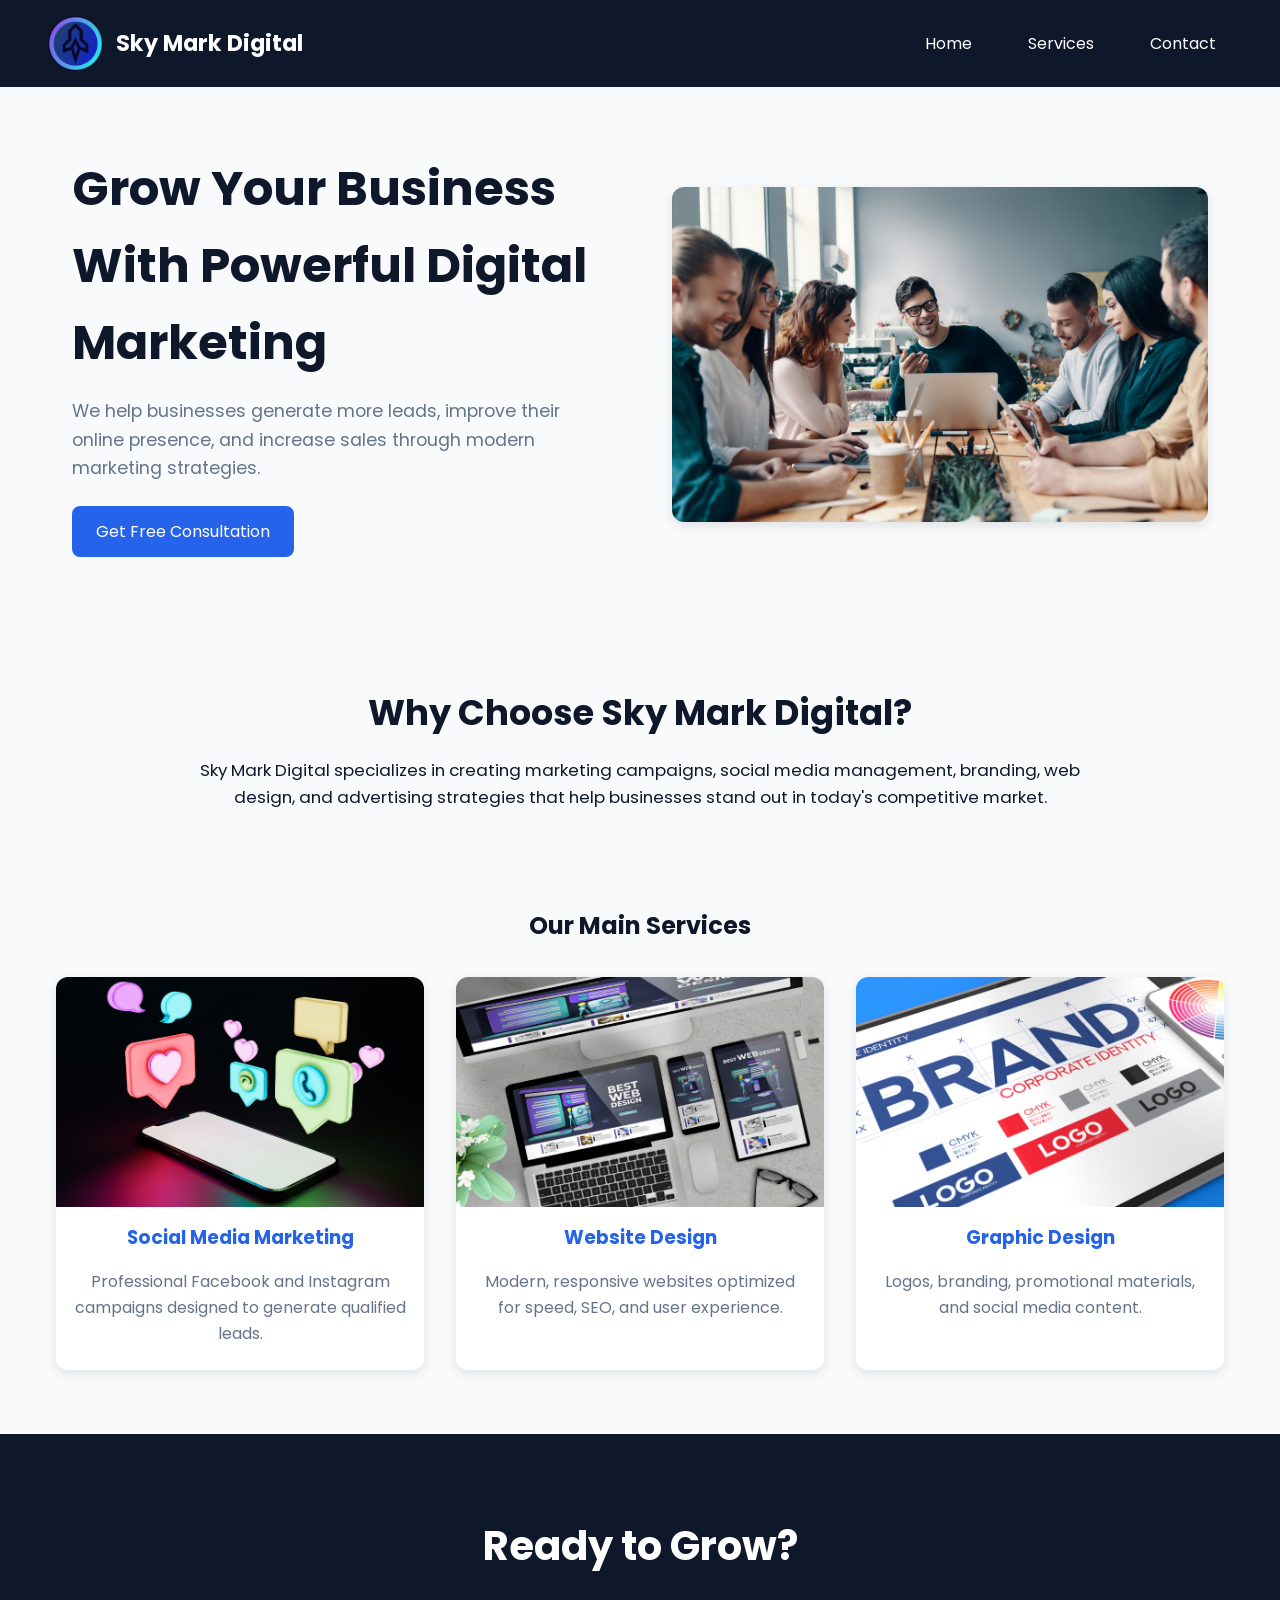
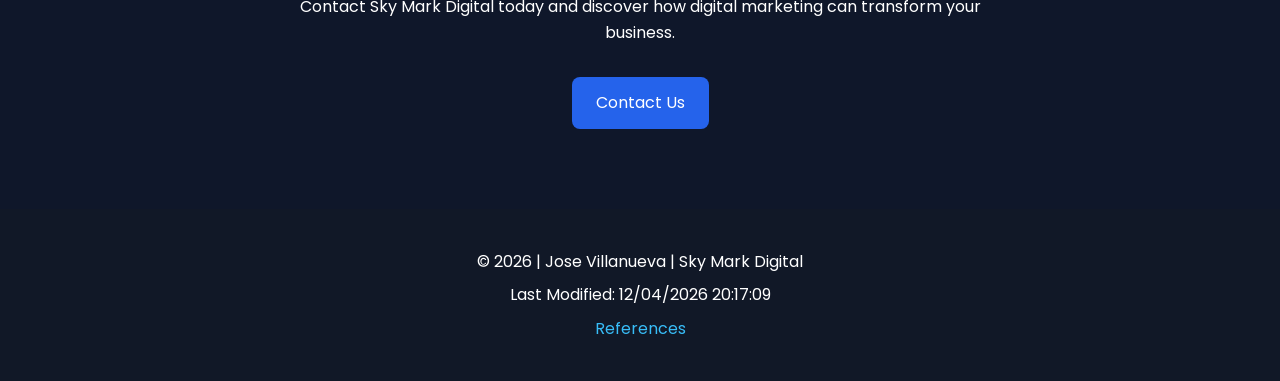
<file: project/index.html>
<!DOCTYPE html>
<html lang="en">

<head>
<meta charset="UTF-8">
<meta name="viewport" content="width=device-width, initial-scale=1.0">

<title>Sky Mark Digital | Digital Marketing Agency</title>

<meta name="description" content="Sky Mark Digital is a digital marketing agency specializing in social media marketing, web design, branding, and advertising solutions.">

<meta name="author" content="Jose Villanueva">

<!-- Google Fonts -->
<link rel="preconnect" href="https://fonts.googleapis.com">
<link rel="preconnect" href="https://fonts.gstatic.com" crossorigin>

<link href="https://fonts.googleapis.com/css2?family=Poppins:wght@300;400;500;600;700&display=swap" rel="stylesheet">

<!-- CSS -->
<link rel="stylesheet" href="styles/project.css">
<link rel="stylesheet" href="styles/project-large.css">

<!-- JavaScript -->
<script src="scripts/project.js" defer></script>
</head>

<body>

<header>
    <div class="logo">
        <img src="images/logo.webp" alt="Sky Mark Digital Logo" width="70" height="70" loading="lazy">
        <h1>Sky Mark Digital</h1>
    </div>

    <button id="menu" aria-label="Open Navigation"></button>

    <nav class="navigation">
        <a href="index.html">Home</a>
        <a href="services.html">Services</a>
        <a href="contact.html">Contact</a>
    </nav>
</header>


<main>

<section class="hero">

    <div class="hero-text">
        <h2>Grow Your Business With Powerful Digital Marketing</h2>

        <p>
            We help businesses generate more leads, improve their online presence,
            and increase sales through modern marketing strategies.
        </p>

        <a href="contact.html" class="btn">
            Get Free Consultation
        </a>
    </div>

    <div class="hero-image">
        <img src="images/marketing.webp"
        alt="Digital Marketing Team"
        loading="lazy"
        width="700"
        height="500">
    </div>

</section>


<section class="about">

    <h2>Why Choose Sky Mark Digital?</h2>

    <p>
        Sky Mark Digital specializes in creating marketing campaigns,
        social media management, branding, web design, and advertising
        strategies that help businesses stand out in today's competitive market.
    </p>

</section>



<section class="services-preview">

    <h2>Our Main Services</h2>

    <div class="cards">

        <article class="card">

            <img src="images/social.webp"
            alt="Social Media Marketing"
            loading="lazy"
            width="800"
            height="600">

            <h3>Social Media Marketing</h3>

            <p>
                Professional Facebook and Instagram campaigns designed to
                generate qualified leads.
            </p>

        </article>


        <article class="card">

            <img src="images/webdesign.webp"
            alt="Website Design"
            loading="lazy"
            width="800"
            height="600">

            <h3>Website Design</h3>

            <p>
                Modern, responsive websites optimized for speed,
                SEO, and user experience.
            </p>

        </article>


        <article class="card">

            <img src="images/branding.webp"
            alt="Graphic Design"
            loading="lazy"
            width="800"
            height="600">

            <h3>Graphic Design</h3>

            <p>
                Logos, branding, promotional materials,
                and social media content.
            </p>

        </article>

    </div>

</section>



<section class="cta">

    <h2>Ready to Grow?</h2>

    <p>
        Contact Sky Mark Digital today and discover how digital marketing
        can transform your business.
    </p>

    <a href="contact.html" class="btn">
        Contact Us
    </a>

</section>


</main>



<footer>

    <p>
        &copy;
        <span id="currentyear"></span>
        | Jose Villanueva | Sky Mark Digital
    </p>

    <p id="lastModified"></p>

    <p>
        <a href="references.html">
            References
        </a>
    </p>

</footer>

</body>
</html>
</file>
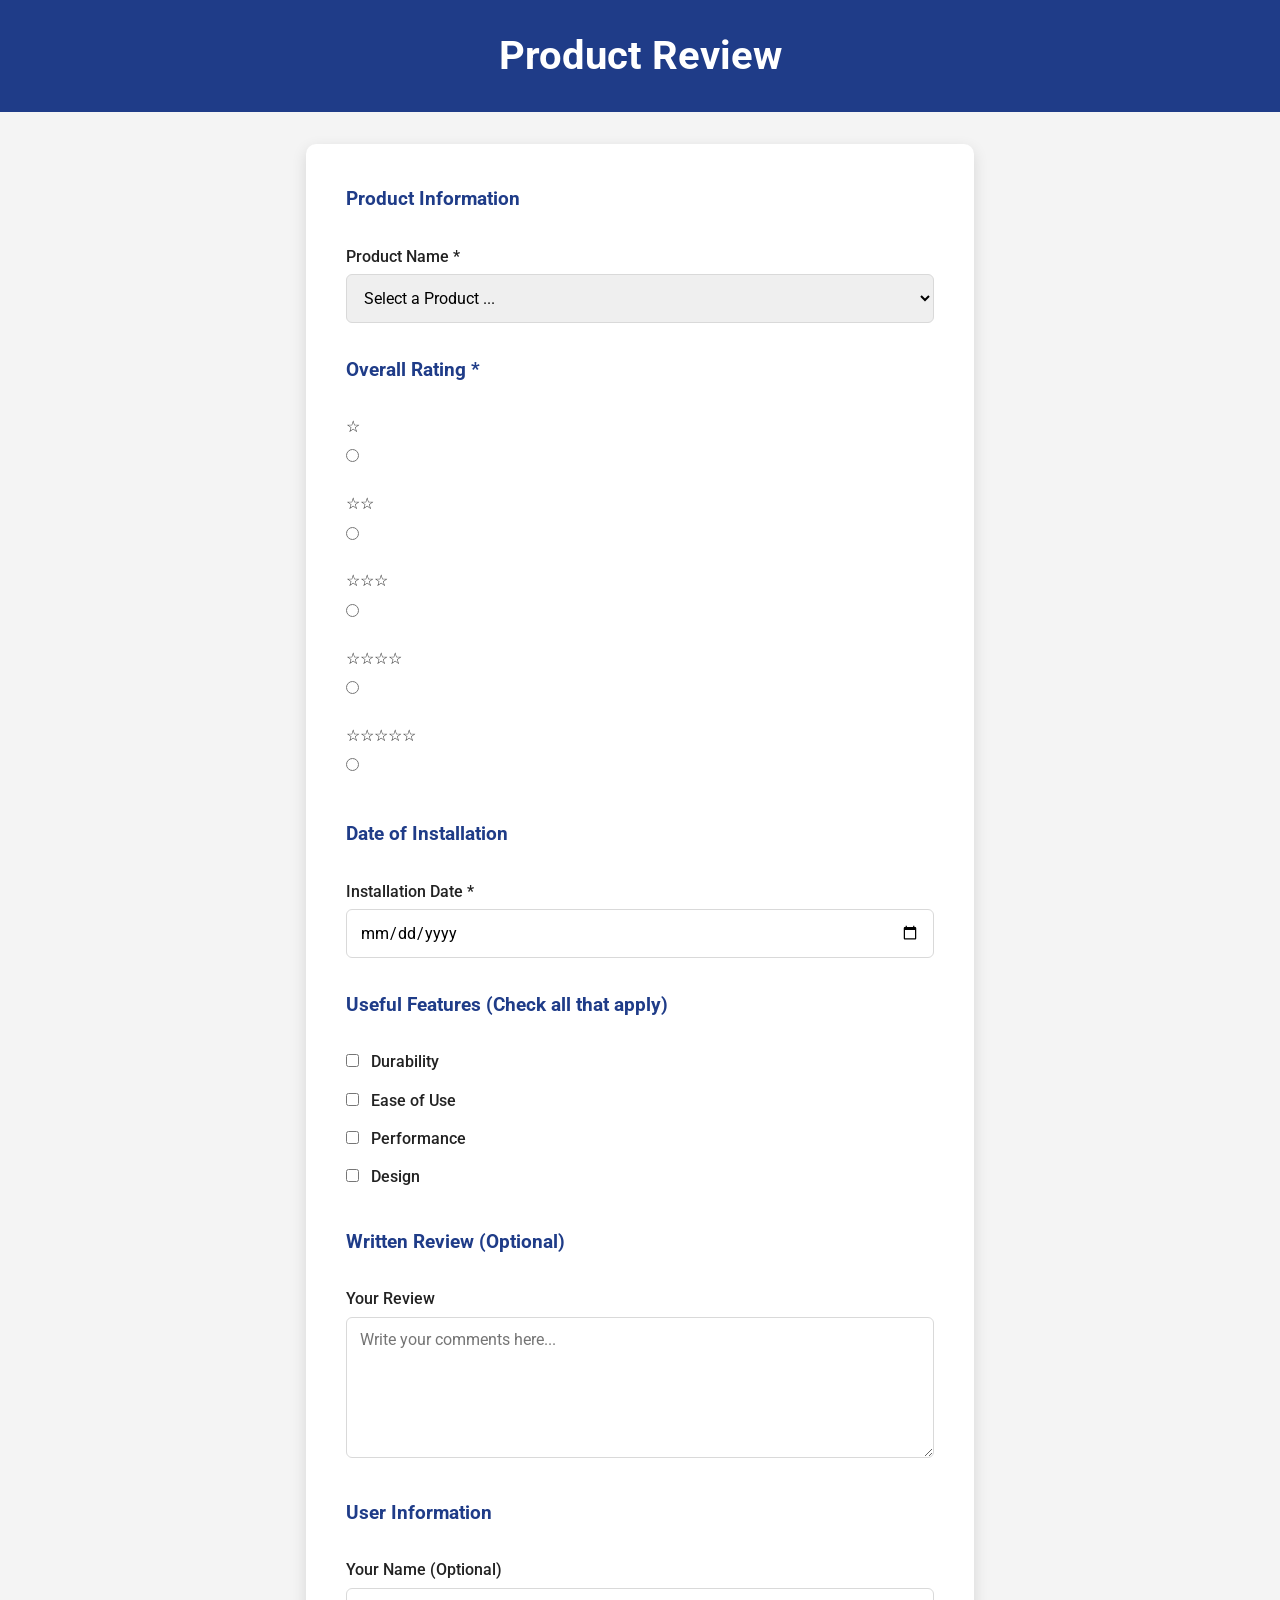
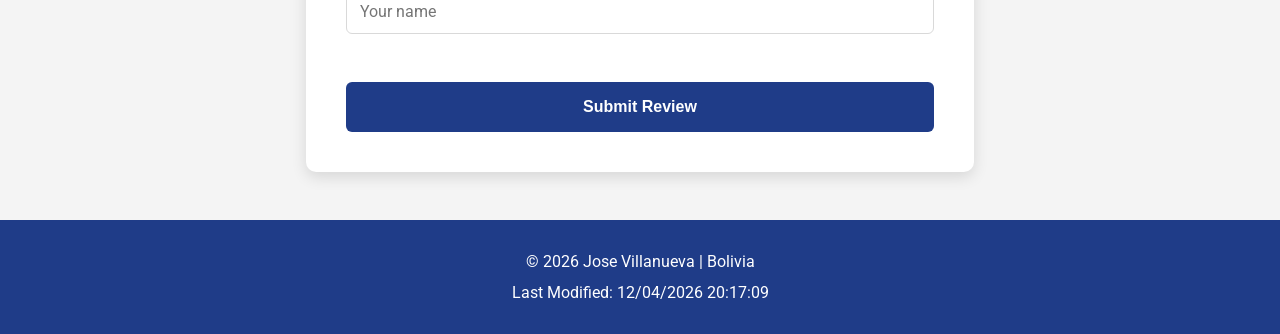
<file: form.html>
<!DOCTYPE html>
<html lang="en">
<head>
    <meta charset="UTF-8">
    <meta name="viewport" content="width=device-width, initial-scale=1.0">

    <title>Product Review Form | WDD 131 - Dynamic Web Fundamentals</title>

    <meta name="description" content="WDD 131 Dynamic Web Fundamentals Product Review Form by Jose Villanueva">
    <meta name="author" content="Jose Villanueva">

    <!-- Google Font -->
    <link rel="preconnect" href="https://fonts.googleapis.com">
    <link rel="preconnect" href="https://fonts.gstatic.com" crossorigin>

    <link href="https://fonts.googleapis.com/css2?family=Roboto:wght@300;400;500;700&display=swap" rel="stylesheet">

    <!-- CSS -->
    <link rel="stylesheet" href="styles/form.css">

    <!-- JavaScript -->
    <script src="scripts/form.js" defer></script>

</head>

<body>

<header>

    <h1>Product Review</h1>

</header>

<main>

<form method="get" action="review.html">

    <!-- Product Name -->

    <fieldset>

        <legend>Product Information</legend>

        <label for="product">
            Product Name *
        </label>

        <select id="product" name="product" required>

            <option value="" selected disabled>
                Select a Product ...
            </option>

            <!-- JavaScript will create the remaining options -->

        </select>

    </fieldset>



    <!-- Overall Rating -->

    <fieldset>

        <legend>Overall Rating *</legend>

        <label for="rating1">☆</label>
        <input
            type="radio"
            id="rating1"
            name="rating"
            value="1"
            required>

        <label for="rating2">☆☆</label>
        <input
            type="radio"
            id="rating2"
            name="rating"
            value="2"
            required>

        <label for="rating3">☆☆☆</label>
        <input
            type="radio"
            id="rating3"
            name="rating"
            value="3"
            required>

        <label for="rating4">☆☆☆☆</label>
        <input
            type="radio"
            id="rating4"
            name="rating"
            value="4"
            required>

        <label for="rating5">☆☆☆☆☆</label>
        <input
            type="radio"
            id="rating5"
            name="rating"
            value="5"
            required>

    </fieldset>



    <!-- Installation Date -->

    <fieldset>

        <legend>Date of Installation</legend>

        <label for="installDate">
            Installation Date *
        </label>

        <input
            type="date"
            id="installDate"
            name="installDate"
            required>

    </fieldset>



    <!-- Useful Features -->

    <fieldset>

        <legend>Useful Features (Check all that apply)</legend>

        <label>
            <input
                type="checkbox"
                id="durability"
                name="features"
                value="Durability">
            Durability
        </label>

        <label>
            <input
                type="checkbox"
                id="ease"
                name="features"
                value="Ease of Use">
            Ease of Use
        </label>

        <label>
            <input
                type="checkbox"
                id="performance"
                name="features"
                value="Performance">
            Performance
        </label>

        <label>
            <input
                type="checkbox"
                id="design"
                name="features"
                value="Design">
            Design
        </label>

    </fieldset>



    <!-- Written Review -->

    <fieldset>

        <legend>Written Review (Optional)</legend>

        <label for="review">
            Your Review
        </label>

        <textarea
            id="review"
            name="review"
            rows="6"
            placeholder="Write your comments here..."></textarea>

    </fieldset>



    <!-- User Name -->

    <fieldset>

        <legend>User Information</legend>

        <label for="username">
            Your Name (Optional)
        </label>

        <input
            type="text"
            id="username"
            name="username"
            placeholder="Your name">

    </fieldset>



    <!-- Submit -->

    <input
        type="submit"
        value="Submit Review"
        class="submit-btn">

</form>

</main>



<footer>

    <p>

        &copy;
        <span id="currentyear"></span>

        Jose Villanueva | Bolivia

    </p>

    <p id="lastModified"></p>

</footer>

</body>
</html>
</file>
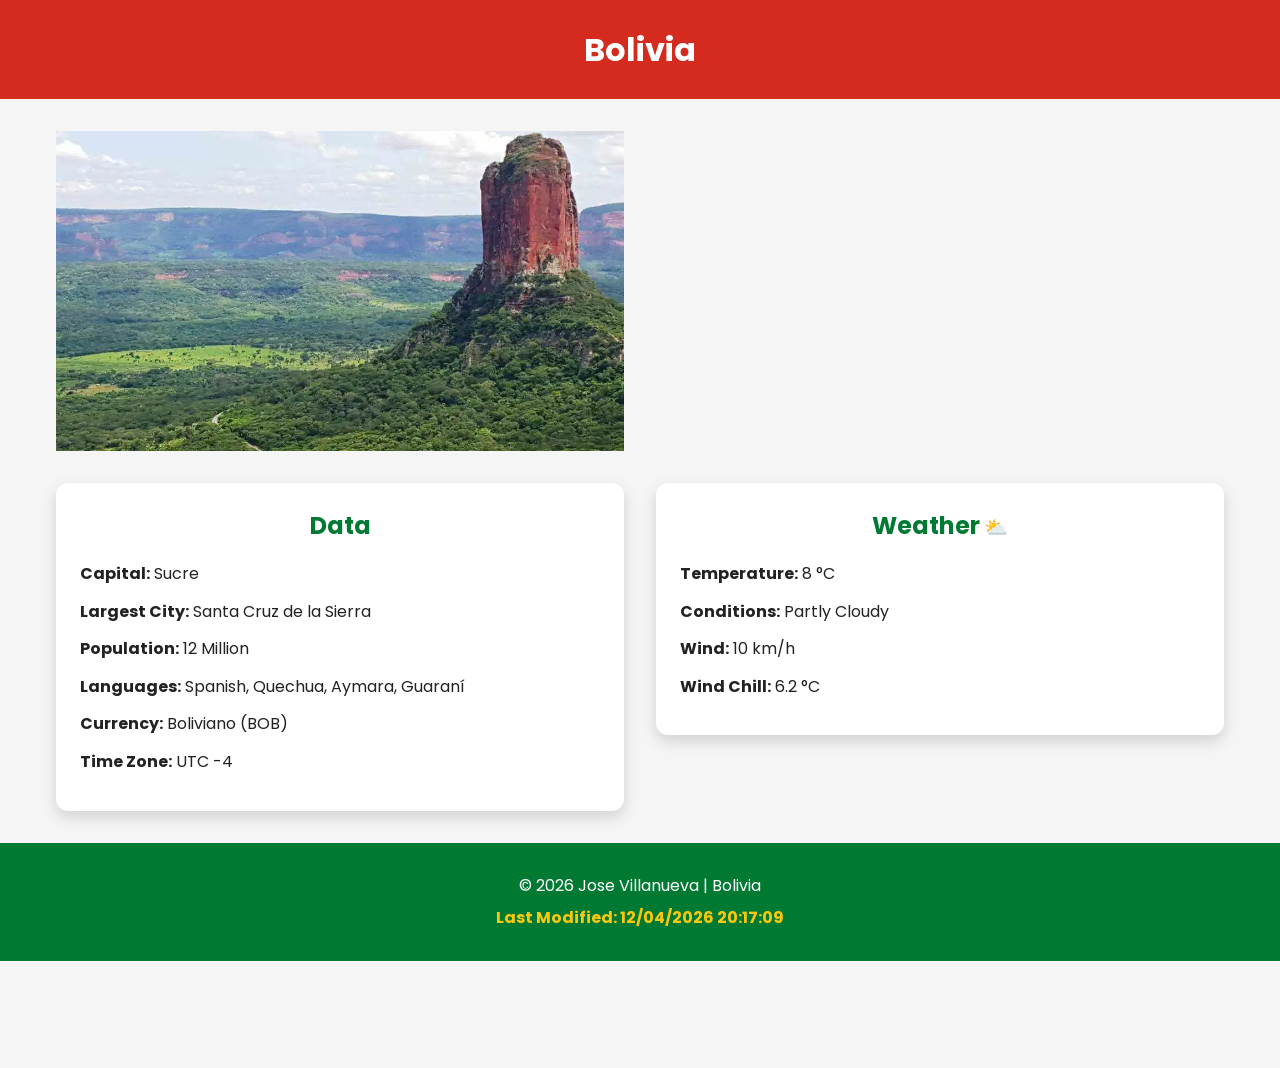
<file: place.html>
<!DOCTYPE html>
<html lang="en">
<head>
    <meta charset="UTF-8">
    <meta name="viewport" content="width=device-width, initial-scale=1.0">

    <title>Bolivia | WDD 131 - Dynamic Web Fundamentals</title>

    <meta name="description" content="WDD 131 - Dynamic Web Fundamentals. A responsive country page about Bolivia created by Jose Villanueva.">

    <meta name="author" content="Jose Villanueva">

    <!-- Google Fonts -->
    <link rel="preconnect" href="https://fonts.googleapis.com">
    <link rel="preconnect" href="https://fonts.gstatic.com" crossorigin>

    <link href="https://fonts.googleapis.com/css2?family=Poppins:wght@300;400;600;700&display=swap" rel="stylesheet">

    <!-- CSS -->
    <link rel="stylesheet" href="styles/place.css">

    <!-- JavaScript -->
    <script src="scripts/place.js" defer></script>

</head>

<body>

<header>
    <h1>Bolivia</h1>
</header>

<main>

    <!-- Hero Image -->
    <picture>

        <source
            media="(min-width: 768px)"
            srcset="images/bolivia-large.webp">

        <img
            src="images/bolivia-small.webp"
            alt="Beautiful landscape of Bolivia"
            width="1200"
            height="700">

    </picture>

    <!-- Information Section -->
    <section class="card info">

        <h2>Data</h2>

        <ul>

            <li><strong>Capital:</strong> Sucre</li>

            <li><strong>Largest City:</strong> Santa Cruz de la Sierra</li>

            <li><strong>Population:</strong> 12 Million</li>

            <li><strong>Languages:</strong> Spanish, Quechua, Aymara, Guaraní</li>

            <li><strong>Currency:</strong> Boliviano (BOB)</li>

            <li><strong>Time Zone:</strong> UTC -4</li>

        </ul>

    </section>

    <!-- Weather Section -->
    <section class="card weather">

        <h2>Weather</h2>

        <!-- Mobile Weather Icon -->
        <img
            class="weather-icon"
            src="images/weather.svg"
            alt="Weather Icon"
            width="64"
            height="64">

        <ul>

            <li><strong>Temperature:</strong> <span id="temperature">8</span> °C</li>

            <li><strong>Conditions:</strong> Partly Cloudy</li>

            <li><strong>Wind:</strong> <span id="windspeed">10</span> km/h</li>

            <li><strong>Wind Chill:</strong> <span id="windchill"></span></li>

        </ul>

    </section>

</main>

<footer>

    <p>
        &copy;
        <span id="currentyear"></span>
        Jose Villanueva | Bolivia
    </p>

    <p id="lastModified"></p>

</footer>

</body>
</html>
</file>
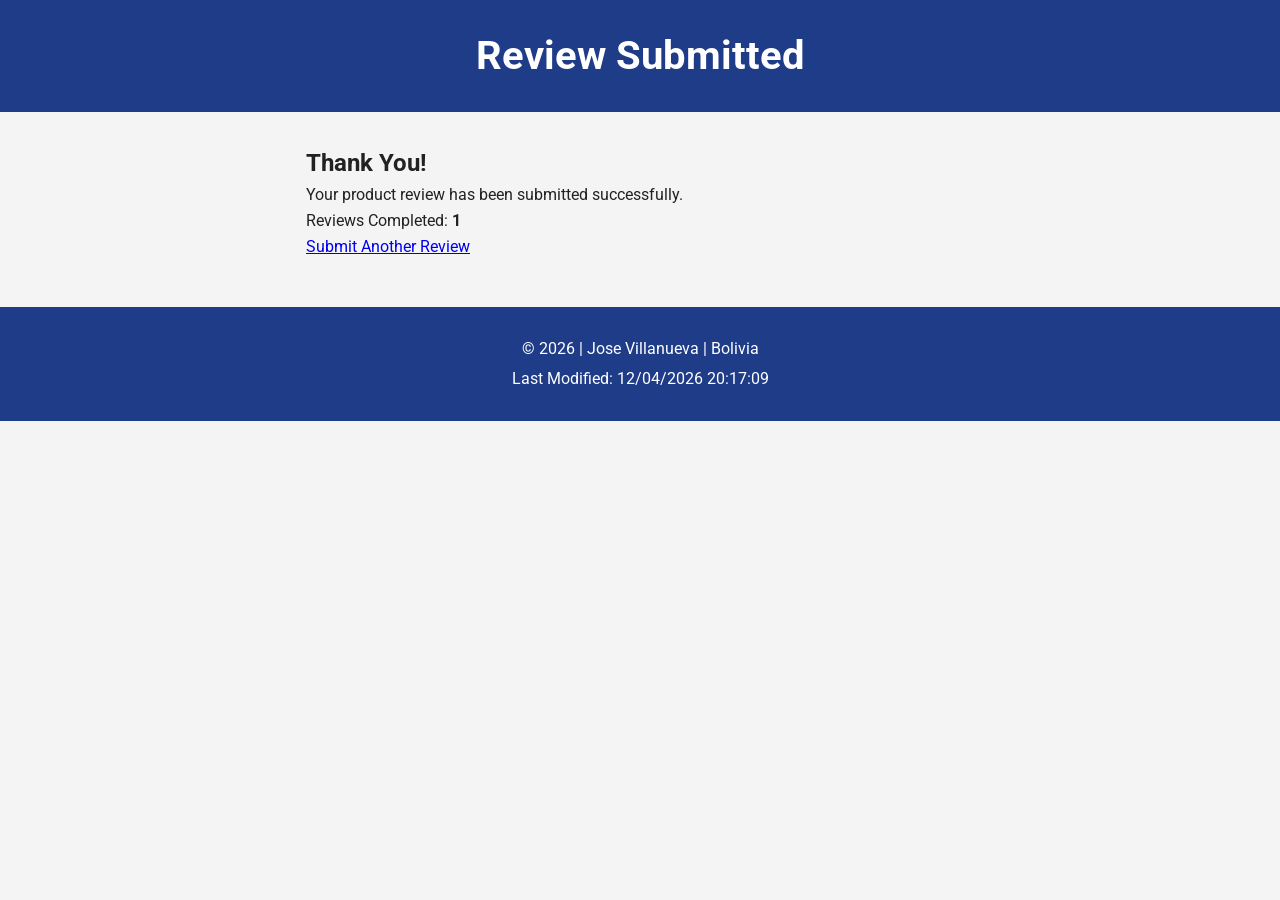
<file: review.html>
<!DOCTYPE html>
<html lang="en">
<head>
    <meta charset="UTF-8">
    <meta name="viewport" content="width=device-width, initial-scale=1.0">

    <title>Review Submitted | WDD 131 - Dynamic Web Fundamentals</title>

    <meta name="description" content="Product Review Confirmation Page by Jose Villanueva">

    <meta name="author" content="Jose Villanueva">

    <!-- Google Fonts -->
    <link rel="preconnect" href="https://fonts.googleapis.com">
    <link rel="preconnect" href="https://fonts.gstatic.com" crossorigin>

    <link href="https://fonts.googleapis.com/css2?family=Roboto:wght@400;500;700&display=swap" rel="stylesheet">

    <!-- CSS -->
    <link rel="stylesheet" href="styles/form.css">

    <!-- JavaScript -->
    <script src="scripts/review.js" defer></script>

</head>

<body>

<header>
    <h1>Review Submitted</h1>
</header>

<main>

    <section class="confirmation">

        <h2>Thank You!</h2>

        <p>Your product review has been submitted successfully.</p>

        <p>
            Reviews Completed:
            <strong><span id="reviewCount">0</span></strong>
        </p>

        <a href="form.html" class="button">
            Submit Another Review
        </a>

    </section>

</main>

<footer>

    <p>
        &copy;
        <span id="currentyear"></span>
        | Jose Villanueva | Bolivia
    </p>

    <p id="lastModified"></p>

</footer>

</body>
</html>
</file>
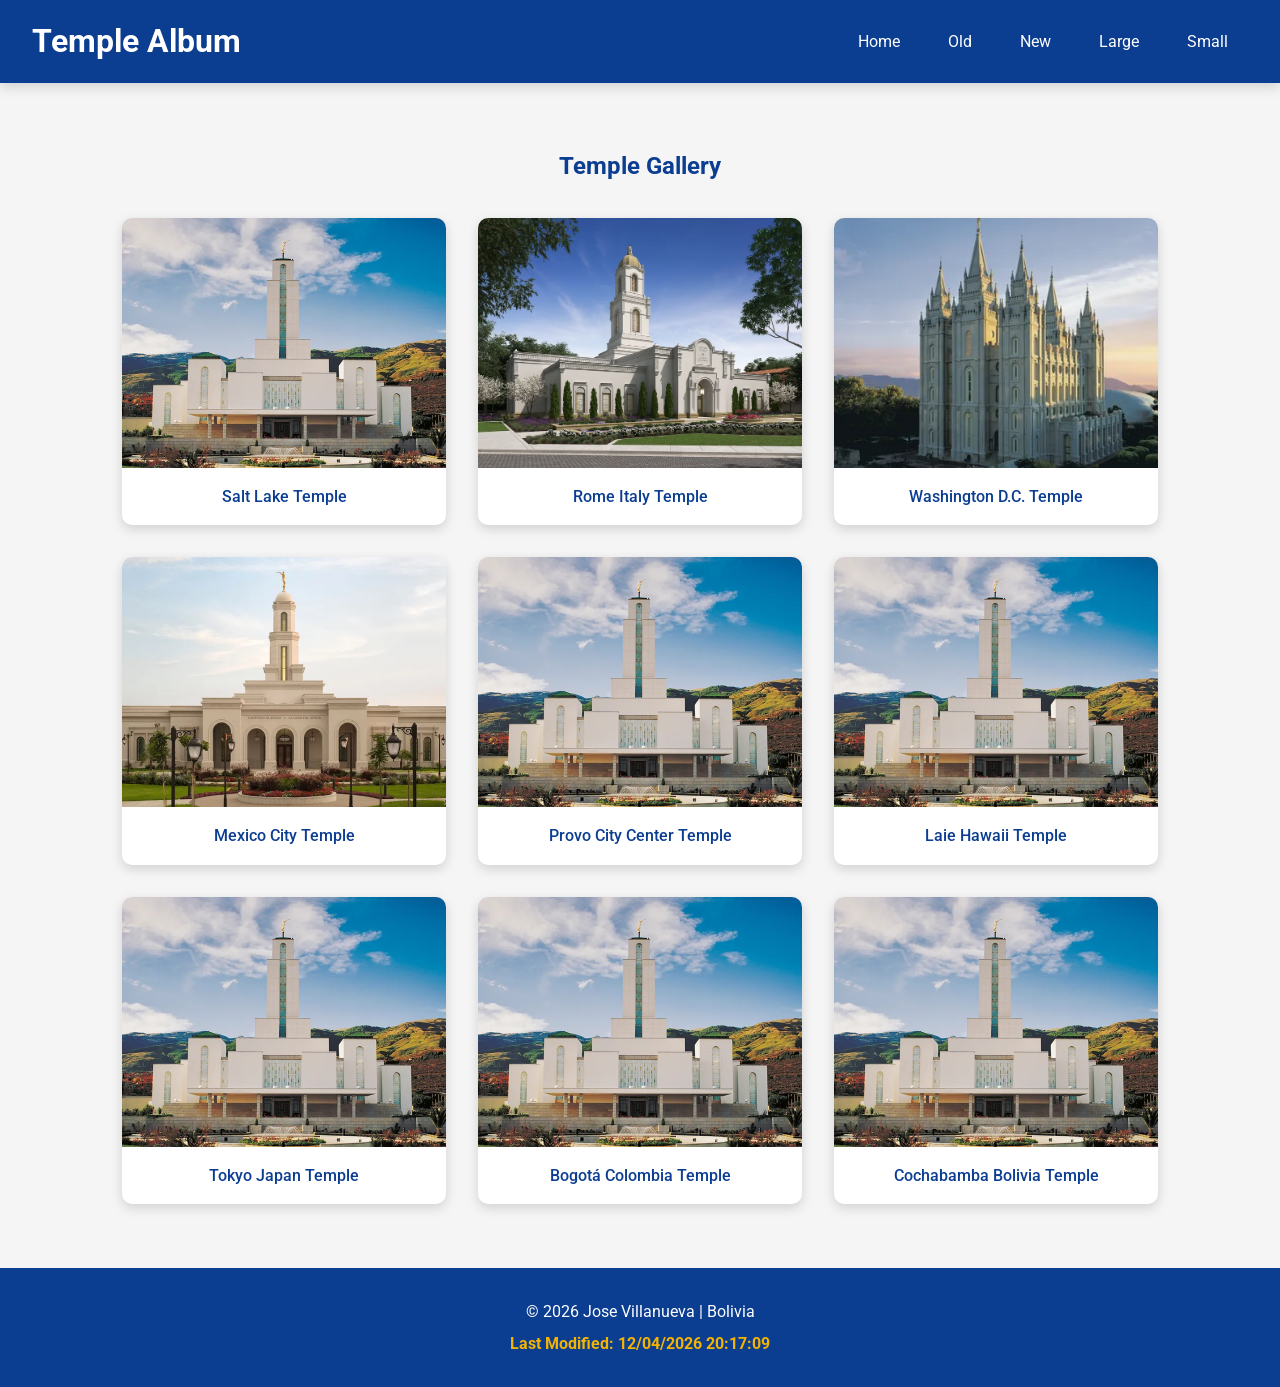
<file: temples.html>
<!DOCTYPE html>
<html lang="en">
<head>
    <meta charset="UTF-8">
    <meta name="viewport" content="width=device-width, initial-scale=1.0">

    <title>Temple Album | WDD 131 - Dynamic Web Fundamentals</title>

    <meta name="description" content="WDD 131 – Dynamic Web Fundamentals. Temple Album created by Jose Villanueva featuring a responsive image gallery with HTML, CSS, and JavaScript.">

    <meta name="author" content="Jose Villanueva">

    <!-- Google Fonts -->
    <link rel="preconnect" href="https://fonts.googleapis.com">
    <link rel="preconnect" href="https://fonts.gstatic.com" crossorigin>
    <link href="https://fonts.googleapis.com/css2?family=Roboto:wght@300;400;500;700&display=swap" rel="stylesheet">

    <!-- CSS -->
    <link rel="stylesheet" href="styles/temples.css">
    <link rel="stylesheet" href="styles/temples-large.css">

    <!-- JavaScript -->
    <script src="scripts/temples.js" defer></script>

</head>

<body>

<header>

    <h1>Temple Album</h1>

    <button id="menu" aria-label="Open Navigation Menu">
        ☰
    </button>

    <nav>

        <a href="#">Home</a>
        <a href="#">Old</a>
        <a href="#">New</a>
        <a href="#">Large</a>
        <a href="#">Small</a>

    </nav>

</header>

<main>

    <h2>Temple Gallery</h2>

    <div class="gallery">

        <figure>
            <img src="images/temple1.webp" alt="Salt Lake Temple" loading="lazy">
            <figcaption>Salt Lake Temple</figcaption>
        </figure>

        <figure>
            <img src="images/temple2.webp" alt="Rome Italy Temple" loading="lazy">
            <figcaption>Rome Italy Temple</figcaption>
        </figure>

        <figure>
            <img src="images/temple3.webp" alt="Washington D.C. Temple" loading="lazy">
            <figcaption>Washington D.C. Temple</figcaption>
        </figure>

        <figure>
            <img src="images/temple4.webp" alt="Mexico City Temple" loading="lazy">
            <figcaption>Mexico City Temple</figcaption>
        </figure>

        <figure>
            <img src="images/temple5.webp" alt="Provo City Center Temple" loading="lazy">
            <figcaption>Provo City Center Temple</figcaption>
        </figure>

        <figure>
            <img src="images/temple6.webp" alt="Laie Hawaii Temple" loading="lazy">
            <figcaption>Laie Hawaii Temple</figcaption>
        </figure>

        <figure>
            <img src="images/temple7.webp" alt="Tokyo Japan Temple" loading="lazy">
            <figcaption>Tokyo Japan Temple</figcaption>
        </figure>

        <figure>
            <img src="images/temple8.webp" alt="Bogotá Colombia Temple" loading="lazy">
            <figcaption>Bogotá Colombia Temple</figcaption>
        </figure>

        <figure>
            <img src="images/temple9.webp" alt="Cochabamba Bolivia Temple" loading="lazy">
            <figcaption>Cochabamba Bolivia Temple</figcaption>
        </figure>

    </div>

</main>

<footer>

    <p>
        &copy;
        <span id="currentyear"></span>
        Jose Villanueva | Bolivia
    </p>

    <p id="lastModified"></p>

</footer>

</body>
</html>
</file>
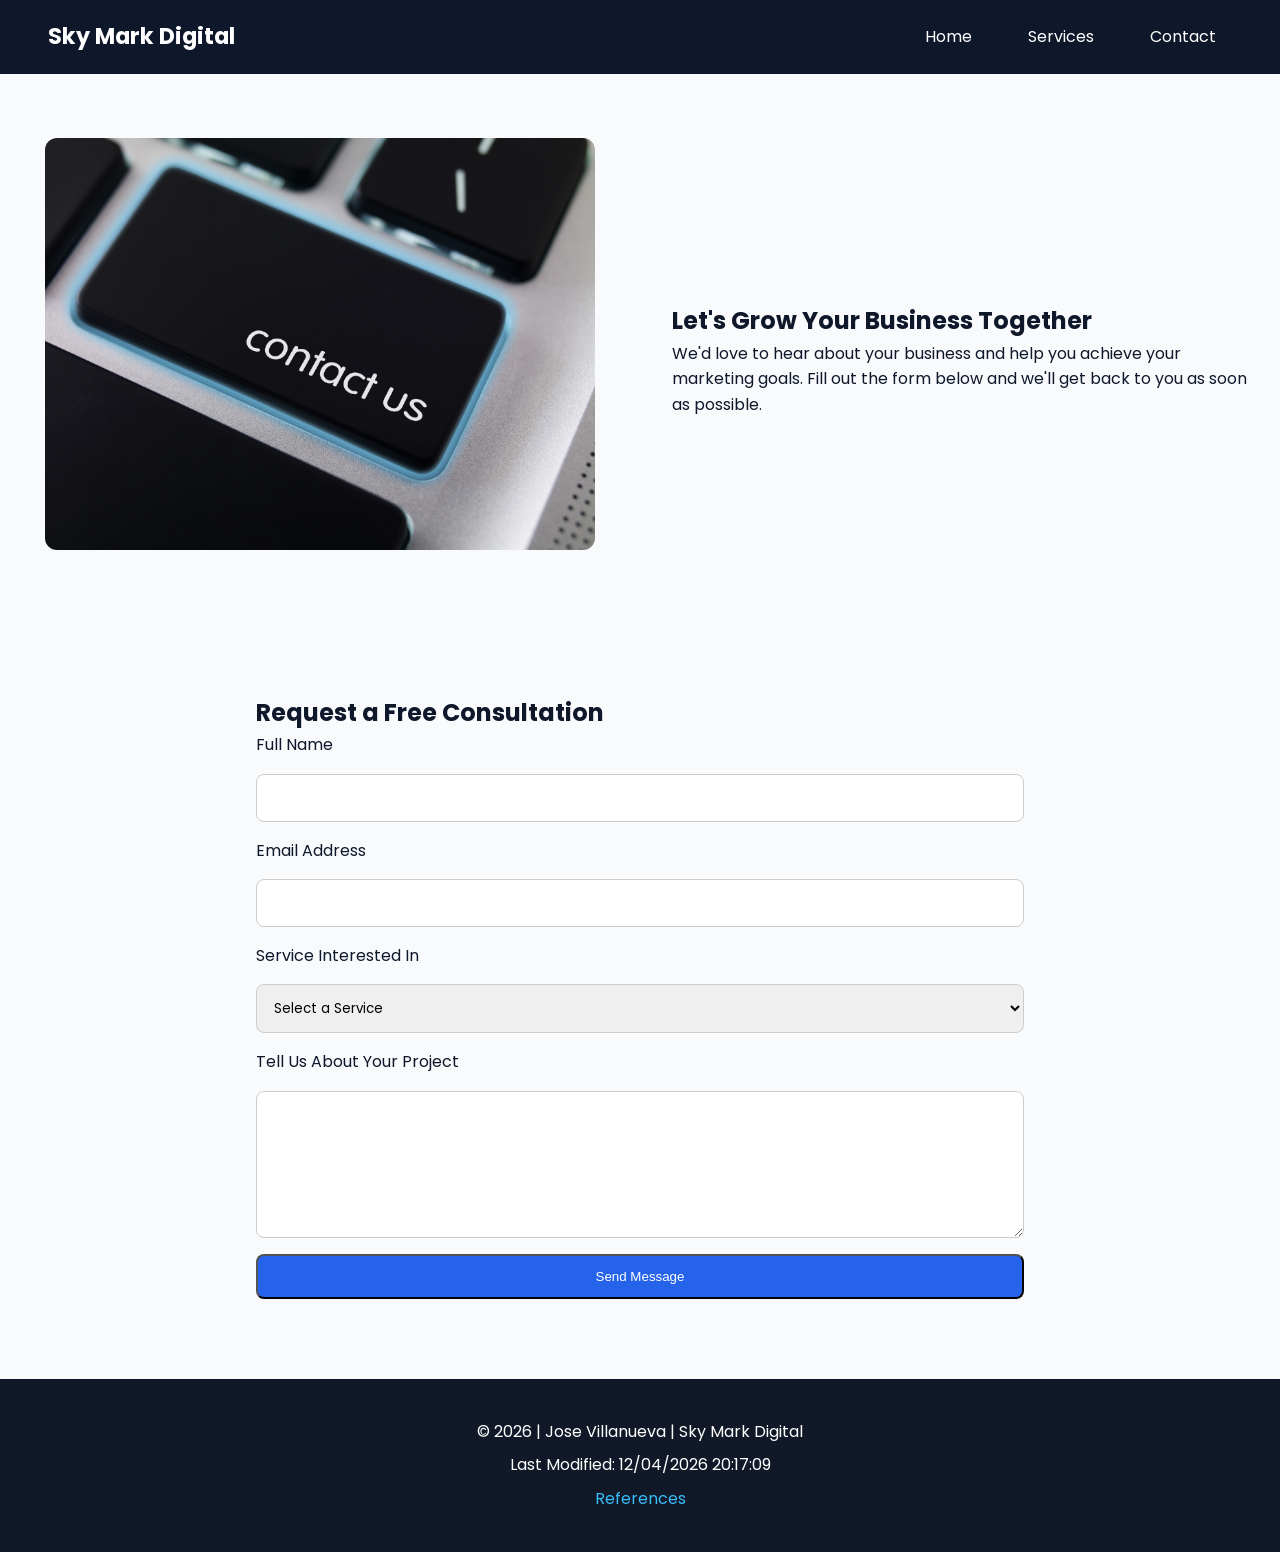
<file: project/contact.html>
<!DOCTYPE html>
<html lang="en">
<head>

    <meta charset="UTF-8">

    <meta name="viewport" content="width=device-width, initial-scale=1.0">

    <title>Contact | Sky Mark Digital</title>

    <meta name="description" content="Contact Sky Mark Digital for professional digital marketing services.">

    <meta name="author" content="Jose Villanueva">

    <!-- Google Fonts -->

    <link rel="preconnect" href="https://fonts.googleapis.com">

    <link rel="preconnect" href="https://fonts.gstatic.com" crossorigin>

    <link href="https://fonts.googleapis.com/css2?family=Poppins:wght@300;400;500;600;700&display=swap" rel="stylesheet">

    <!-- CSS -->

    <link rel="stylesheet" href="styles/project.css">
    <link rel="stylesheet" href="styles/project-large.css">

    <!-- JavaScript -->

    <script src="scripts/project.js" defer></script>

</head>

<body>

<header>

    <div class="logo">
        <h1>Sky Mark Digital</h1>
    </div>

    <button id="menu" aria-label="Open Navigation"></button>

    <nav class="navigation">

        <a href="index.html">Home</a>
        <a href="services.html">Services</a>
        <a href="contact.html">Contact</a>

    </nav>

</header>

<main>

    <section class="contact-hero">

        <div class="contact-image">

            <img
                src="images/contact.webp"
                alt="Contact Sky Mark Digital"
                loading="lazy"
                width="800"
                height="600">

        </div>

        <div class="contact-info">

            <h2>Let's Grow Your Business Together</h2>

            <p>
                We'd love to hear about your business and help you achieve your
                marketing goals. Fill out the form below and we'll get back to
                you as soon as possible.
            </p>

        </div>

    </section>

    <section class="contact-form">

        <h2>Request a Free Consultation</h2>

        <form id="contactForm">

            <label for="name">Full Name</label>
            <input
                type="text"
                id="name"
                name="name"
                required>

            <label for="email">Email Address</label>
            <input
                type="email"
                id="email"
                name="email"
                required>

            <label for="service">Service Interested In</label>

            <select
                id="service"
                name="service"
                required>

                <option value="">Select a Service</option>

                <option>Social Media Marketing</option>

                <option>Facebook & Instagram Ads</option>

                <option>Website Design</option>

                <option>Brand Identity</option>

            </select>

            <label for="message">Tell Us About Your Project</label>

            <textarea
                id="message"
                name="message"
                rows="6"
                required></textarea>

            <button type="submit" class="btn">
                Send Message
            </button>

        </form>

    </section>

</main>

<footer>

    <p>

        &copy;

        <span id="currentyear"></span>

        | Jose Villanueva | Sky Mark Digital

    </p>

    <p id="lastModified"></p>

    <p>

        <a href="references.html">

            References

        </a>

    </p>

</footer>

</body>
</html>
</file>
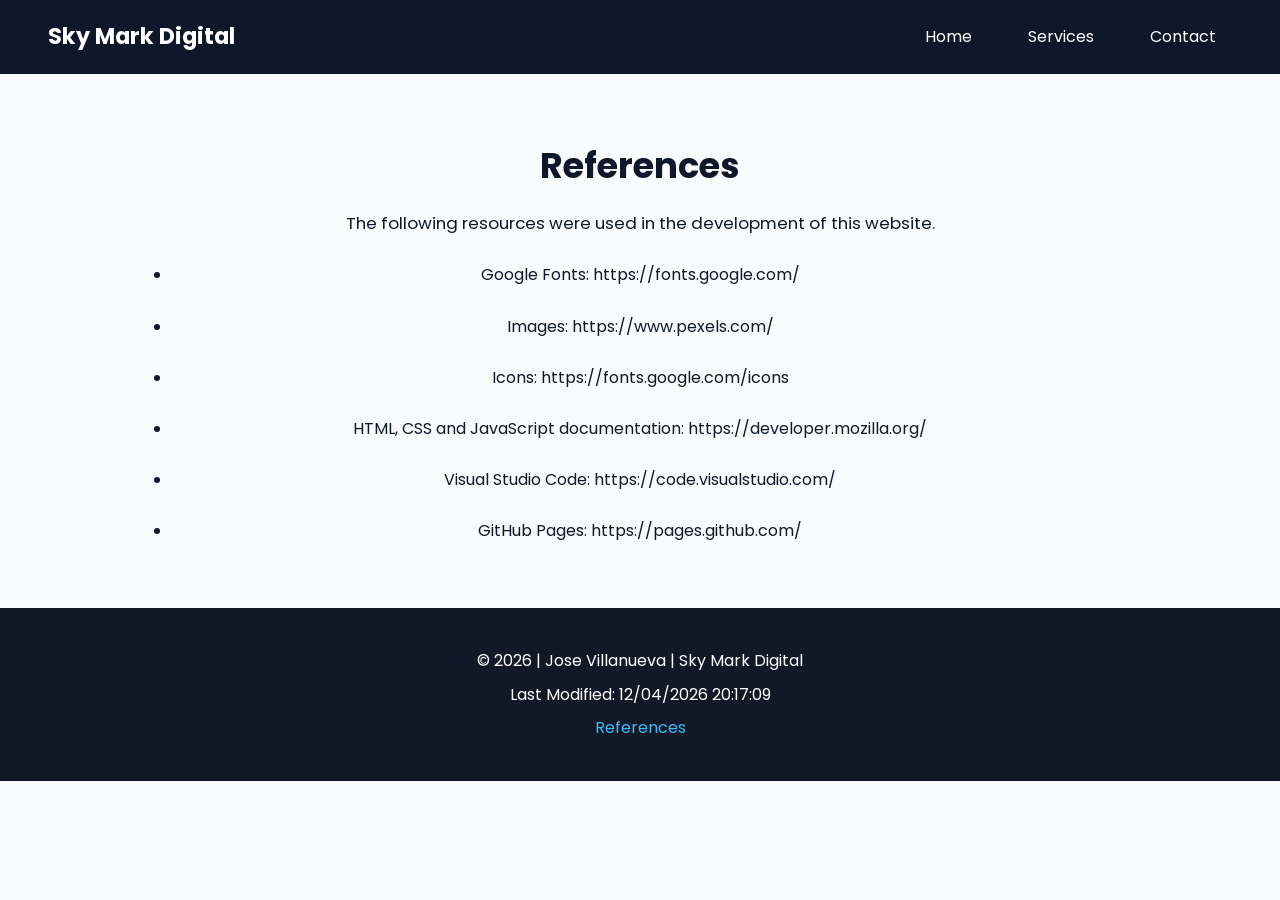
<file: project/references.html>
<!DOCTYPE html>
<html lang="en">
<head>

    <meta charset="UTF-8">

    <meta name="viewport" content="width=device-width, initial-scale=1.0">

    <title>References | Sky Mark Digital</title>

    <meta name="description" content="References and resources used in the Sky Mark Digital website.">

    <meta name="author" content="Jose Villanueva">

    <!-- Google Fonts -->

    <link rel="preconnect" href="https://fonts.googleapis.com">

    <link rel="preconnect" href="https://fonts.gstatic.com" crossorigin>

    <link href="https://fonts.googleapis.com/css2?family=Poppins:wght@300;400;500;600;700&display=swap" rel="stylesheet">

    <!-- CSS -->

    <link rel="stylesheet" href="styles/project.css">
    <link rel="stylesheet" href="styles/project-large.css">

    <!-- JavaScript -->

    <script src="scripts/project.js" defer></script>

</head>

<body>

<header>

    <div class="logo">

        <h1>Sky Mark Digital</h1>

    </div>

    <button id="menu" aria-label="Open Navigation"></button>

    <nav class="navigation">

        <a href="index.html">Home</a>

        <a href="services.html">Services</a>

        <a href="contact.html">Contact</a>

    </nav>

</header>

<main>

    <section class="about">

        <h2>References</h2>

        <p>

            The following resources were used in the development of this website.

        </p>

        <br>

        <ul>

            <li>

                Google Fonts:
                https://fonts.google.com/

            </li>

            <br>

            <li>

                Images:
                https://www.pexels.com/

            </li>

            <br>

            <li>

                Icons:
                https://fonts.google.com/icons

            </li>

            <br>

            <li>

                HTML, CSS and JavaScript documentation:
                https://developer.mozilla.org/

            </li>

            <br>

            <li>

                Visual Studio Code:
                https://code.visualstudio.com/

            </li>

            <br>

            <li>

                GitHub Pages:
                https://pages.github.com/

            </li>

        </ul>

    </section>

</main>

<footer>

    <p>

        &copy;

        <span id="currentyear"></span>

        | Jose Villanueva | Sky Mark Digital

    </p>

    <p id="lastModified"></p>

    <p>

        <a href="references.html">

            References

        </a>

    </p>

</footer>

</body>
</html>
</file>
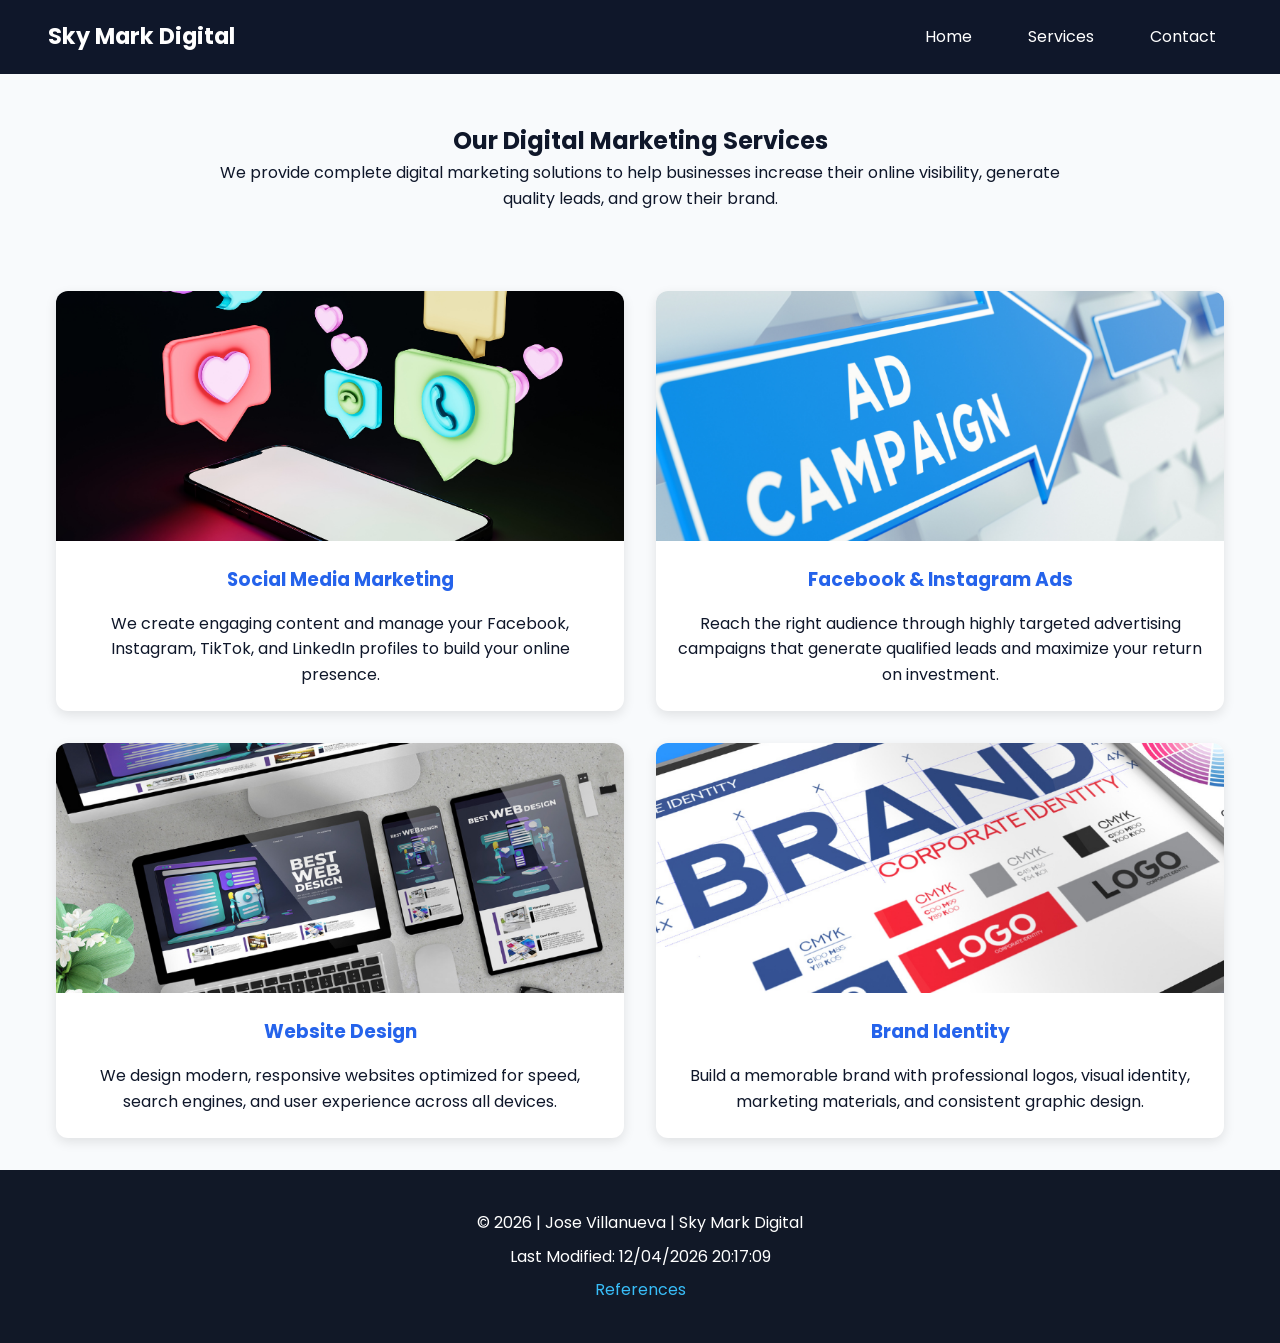
<file: project/services.html>
<!DOCTYPE html>
<html lang="en">
<head>

    <meta charset="UTF-8">

    <meta name="viewport" content="width=device-width, initial-scale=1.0">

    <title>Services | Sky Mark Digital</title>

    <meta name="description" content="Discover the digital marketing services offered by Sky Mark Digital.">

    <meta name="author" content="Jose Villanueva">

    <!-- Google Fonts -->

    <link rel="preconnect" href="https://fonts.googleapis.com">

    <link rel="preconnect" href="https://fonts.gstatic.com" crossorigin>

    <link href="https://fonts.googleapis.com/css2?family=Poppins:wght@300;400;500;600;700&display=swap" rel="stylesheet">

    <!-- CSS -->

    <link rel="stylesheet" href="styles/project.css">

    <link rel="stylesheet" href="styles/project-large.css">

    <!-- JavaScript -->

    <script src="scripts/project.js" defer></script>

</head>

<body>

<header>

    <div class="logo">

        <h1>Sky Mark Digital</h1>

    </div>

    <button id="menu" aria-label="Open Navigation"></button>

    <nav class="navigation">

        <a href="index.html">Home</a>

        <a href="services.html">Services</a>

        <a href="contact.html">Contact</a>

    </nav>

</header>

<main>

    <section class="page-banner">

        <h2>Our Digital Marketing Services</h2>

        <p>
            We provide complete digital marketing solutions to help businesses
            increase their online visibility, generate quality leads, and grow
            their brand.
        </p>

    </section>

    <section class="services-grid">

        <article class="service-card">

            <img
                src="images/social.webp"
                alt="Social Media Marketing"
                loading="lazy"
                width="800"
                height="600">

            <h3>Social Media Marketing</h3>

            <p>
                We create engaging content and manage your Facebook, Instagram,
                TikTok, and LinkedIn profiles to build your online presence.
            </p>

        </article>

        <article class="service-card">

            <img
                src="images/facebookads.webp"
                alt="Facebook and Instagram Advertising"
                loading="lazy"
                width="800"
                height="600">

            <h3>Facebook & Instagram Ads</h3>

            <p>
                Reach the right audience through highly targeted advertising
                campaigns that generate qualified leads and maximize your return
                on investment.
            </p>

        </article>

        <article class="service-card">

            <img
                src="images/webdesign.webp"
                alt="Website Design"
                loading="lazy"
                width="800"
                height="600">

            <h3>Website Design</h3>

            <p>
                We design modern, responsive websites optimized for speed,
                search engines, and user experience across all devices.
            </p>

        </article>

        <article class="service-card">

            <img
                src="images/branding.webp"
                alt="Brand Identity"
                loading="lazy"
                width="800"
                height="600">

            <h3>Brand Identity</h3>

            <p>
                Build a memorable brand with professional logos, visual identity,
                marketing materials, and consistent graphic design.
            </p>

        </article>

    </section>

</main>

<footer>

    <p>

        &copy;

        <span id="currentyear"></span>

        | Jose Villanueva | Sky Mark Digital

    </p>

    <p id="lastModified"></p>

    <p>

        <a href="references.html">

            References

        </a>

    </p>

</footer>

</body>
</html>
</file>
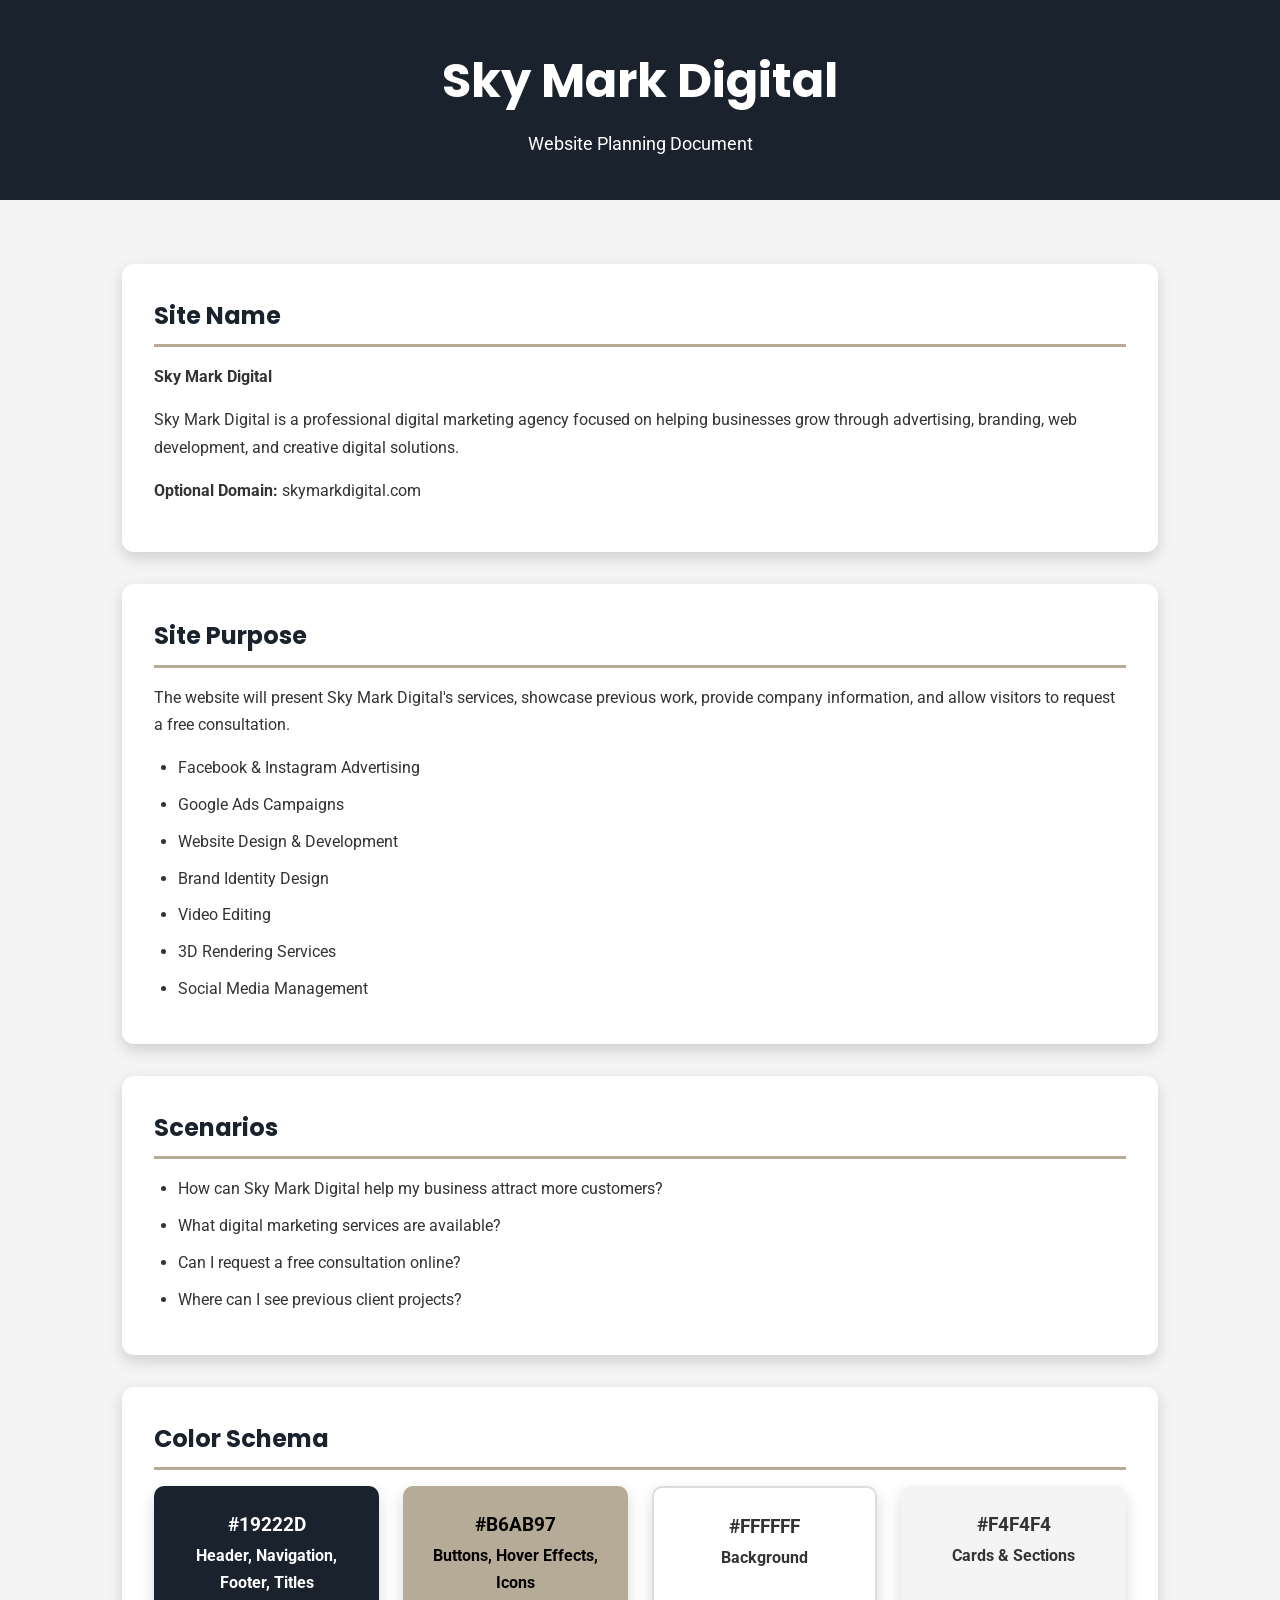
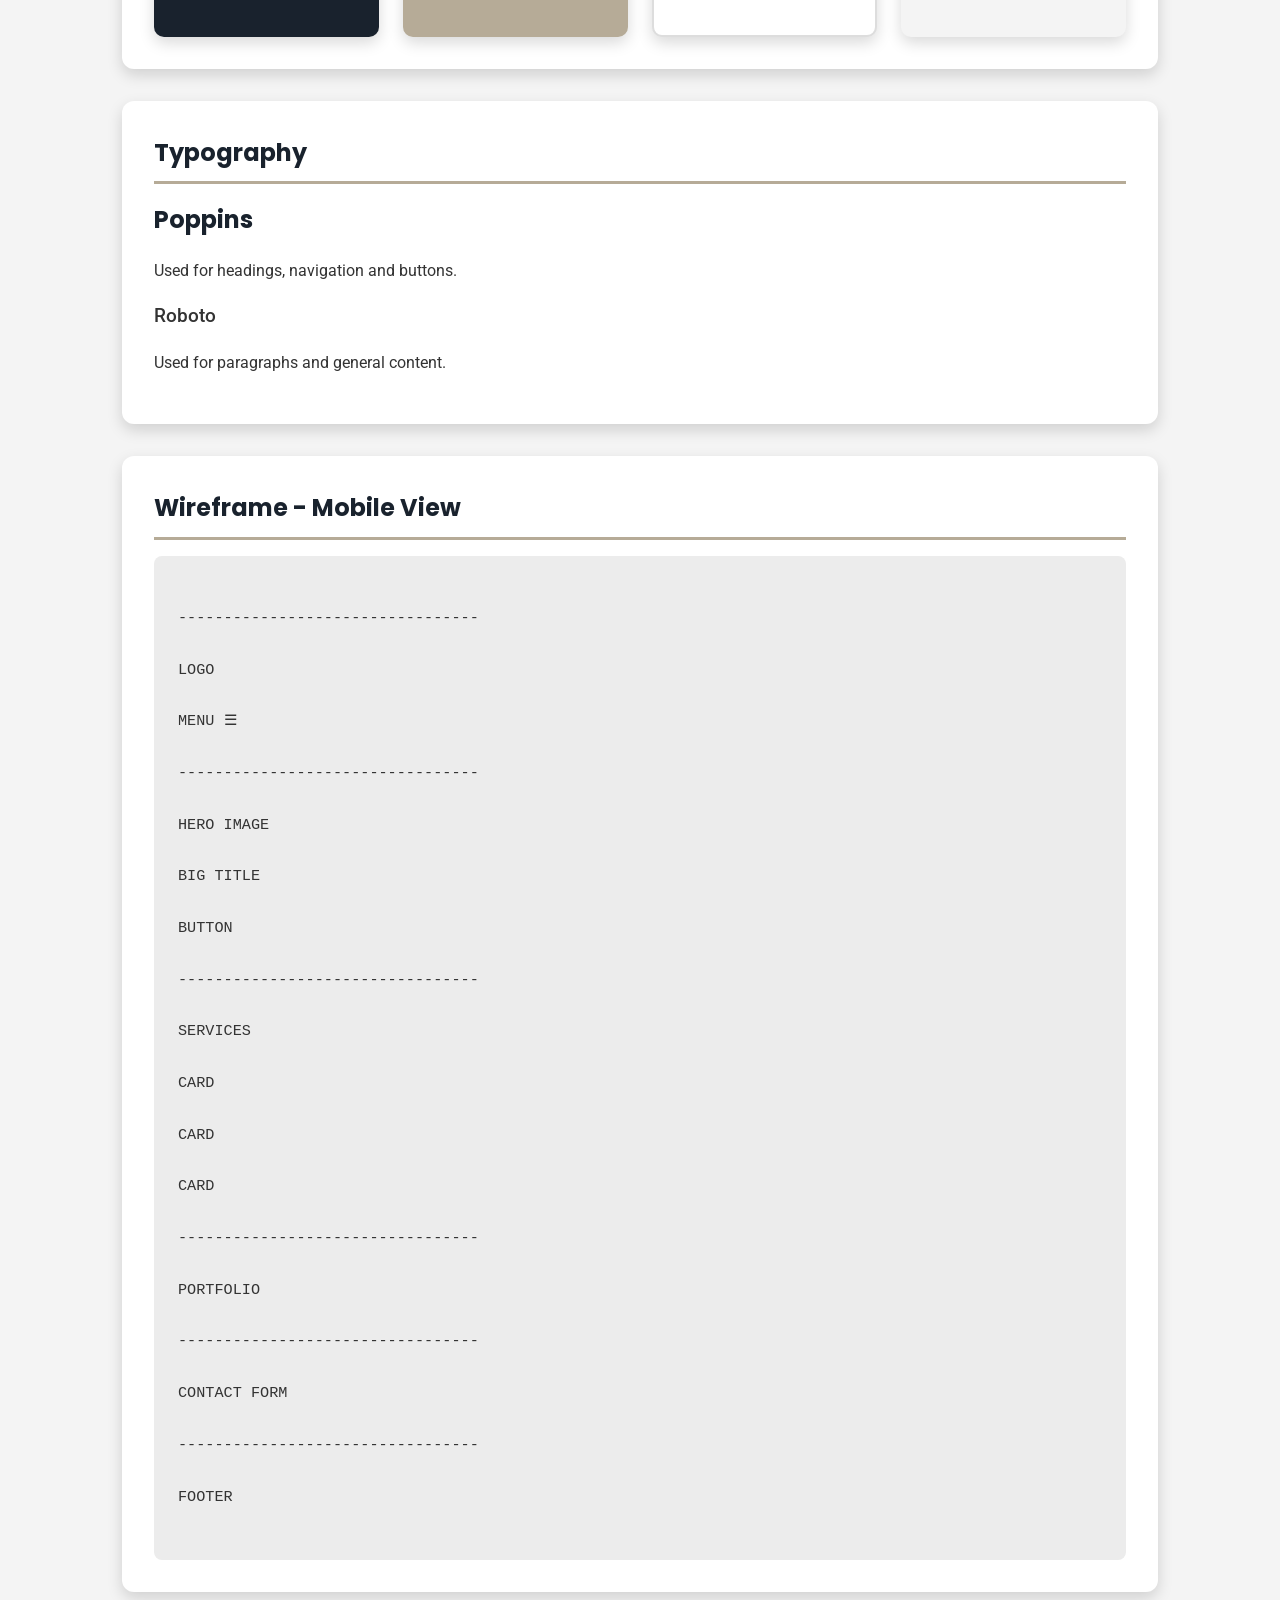
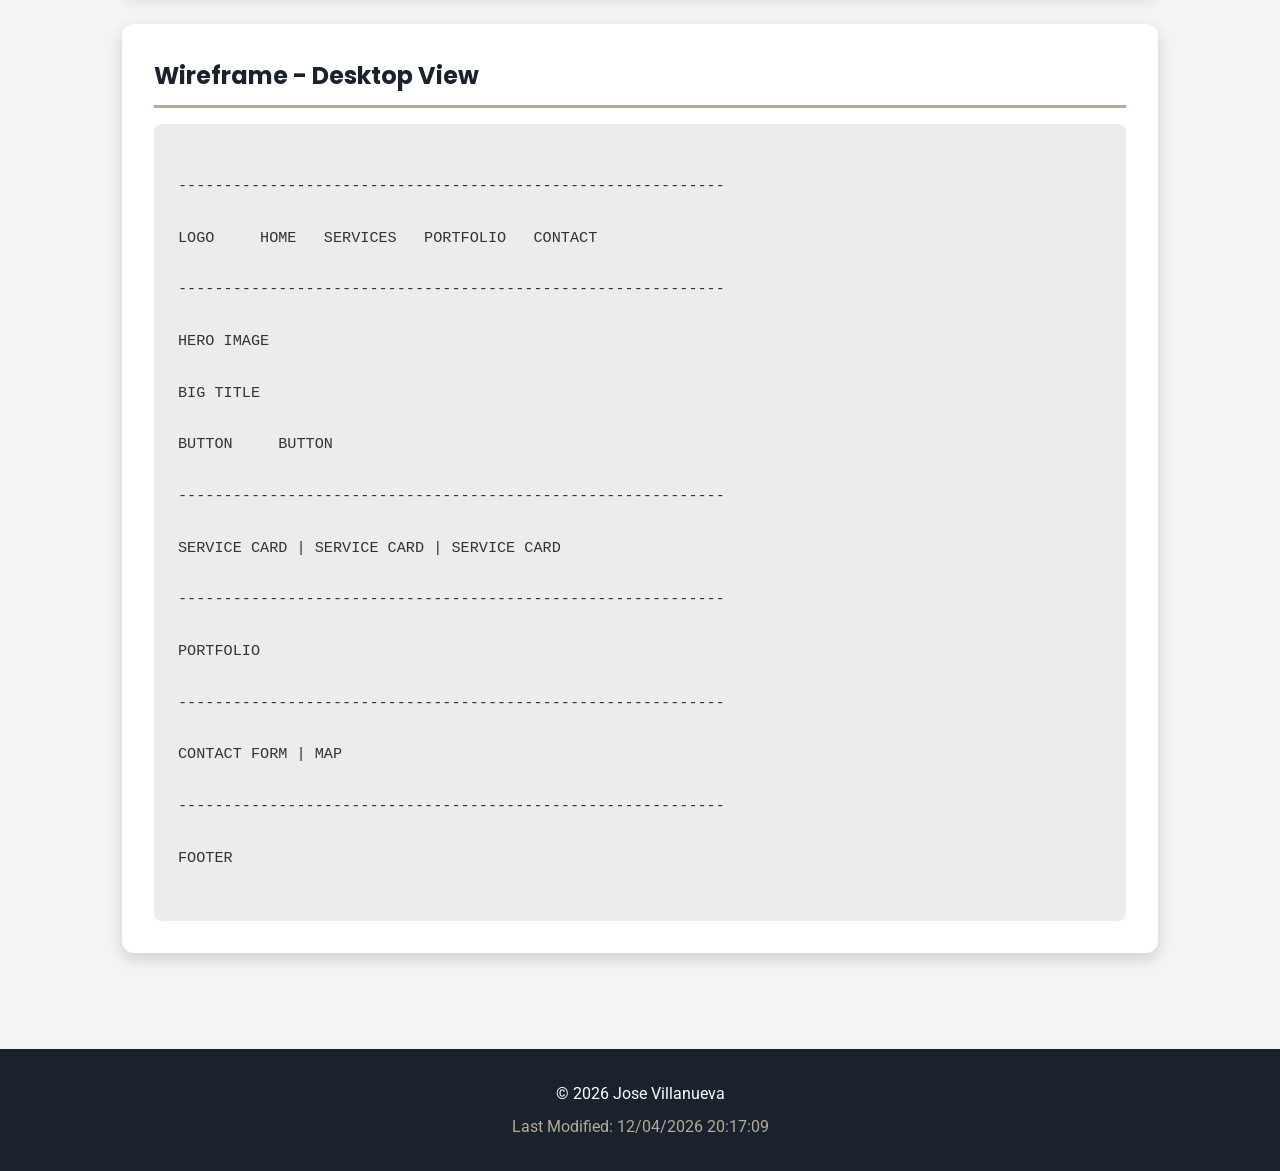
<file: project/siteplan.html>
<!DOCTYPE html>
<html lang="en">
<head>

    <meta charset="UTF-8">
    <meta name="viewport" content="width=device-width, initial-scale=1.0">

    <title>Sky Mark Digital | Site Plan</title>

    <meta name="description" content="Website planning document for the Sky Mark Digital project.">

    <meta name="author" content="Jose Villanueva">

    <!-- Google Fonts -->
    <link rel="preconnect" href="https://fonts.googleapis.com">
    <link rel="preconnect" href="https://fonts.gstatic.com" crossorigin>

    <link href="https://fonts.googleapis.com/css2?family=Poppins:wght@400;600;700&family=Roboto:wght@300;400;500&display=swap" rel="stylesheet">

    <link rel="stylesheet" href="styles/siteplan.css">

</head>

<body>

<header>

    <h1>Sky Mark Digital</h1>

    <p>Website Planning Document</p>

</header>

<main>

<section>

<h2>Site Name</h2>

<p><strong>Sky Mark Digital</strong></p>

<p>
Sky Mark Digital is a professional digital marketing agency focused on helping
businesses grow through advertising, branding, web development,
and creative digital solutions.
</p>

<p>
<strong>Optional Domain:</strong> skymarkdigital.com
</p>

</section>

<section>

<h2>Site Purpose</h2>

<p>

The website will present Sky Mark Digital's services,
showcase previous work,
provide company information,
and allow visitors to request a free consultation.

</p>

<ul>

<li>Facebook & Instagram Advertising</li>

<li>Google Ads Campaigns</li>

<li>Website Design & Development</li>

<li>Brand Identity Design</li>

<li>Video Editing</li>

<li>3D Rendering Services</li>

<li>Social Media Management</li>

</ul>

</section>

<section>

<h2>Scenarios</h2>

<ul>

<li>How can Sky Mark Digital help my business attract more customers?</li>

<li>What digital marketing services are available?</li>

<li>Can I request a free consultation online?</li>

<li>Where can I see previous client projects?</li>

</ul>

</section>

<section>

<h2>Color Schema</h2>

<div class="colors">

<div class="color navy">

<h3>#19222D</h3>

<p>Header, Navigation, Footer, Titles</p>

</div>

<div class="color beige">

<h3>#B6AB97</h3>

<p>Buttons, Hover Effects, Icons</p>

</div>

<div class="color white">

<h3>#FFFFFF</h3>

<p>Background</p>

</div>

<div class="color gray">

<h3>#F4F4F4</h3>

<p>Cards & Sections</p>

</div>

</div>

</section>

<section>

<h2>Typography</h2>

<p class="heading-font">

Poppins

</p>

<p>

Used for headings, navigation and buttons.

</p>

<p class="body-font">

Roboto

</p>

<p>

Used for paragraphs and general content.

</p>

</section>

<section>

<h2>Wireframe - Mobile View</h2>

<pre>

---------------------------------

LOGO

MENU ☰

---------------------------------

HERO IMAGE

BIG TITLE

BUTTON

---------------------------------

SERVICES

CARD

CARD

CARD

---------------------------------

PORTFOLIO

---------------------------------

CONTACT FORM

---------------------------------

FOOTER

</pre>

</section>

<section>

<h2>Wireframe - Desktop View</h2>

<pre>

------------------------------------------------------------

LOGO     HOME   SERVICES   PORTFOLIO   CONTACT

------------------------------------------------------------

HERO IMAGE

BIG TITLE

BUTTON     BUTTON

------------------------------------------------------------

SERVICE CARD | SERVICE CARD | SERVICE CARD

------------------------------------------------------------

PORTFOLIO

------------------------------------------------------------

CONTACT FORM | MAP

------------------------------------------------------------

FOOTER

</pre>

</section>

</main>

<footer>

<p>

© <span id="currentyear"></span> Jose Villanueva

</p>

<p id="lastModified"></p>

</footer>

<script>

document.getElementById("currentyear").textContent =
new Date().getFullYear();

document.getElementById("lastModified").textContent =
`Last Modified: ${document.lastModified}`;

</script>

</body>
</html>
</file>
<file: project/styles/project.css>
/* -----------------------------
Sky Mark Digital
project.css
------------------------------*/


/* Google Font */

:root {

    --primary: #0f172a;
    --secondary: #2563eb;
    --accent: #38bdf8;
    --light: #f8fafc;
    --white: #ffffff;
    --gray: #64748b;

    --shadow: 0 4px 12px rgba(0,0,0,.1);
    --radius: 12px;
    --max-width: 1200px;

}


/* Reset */

* {

    margin:0;
    padding:0;
    box-sizing:border-box;

}


body {

    font-family:'Poppins', sans-serif;
    background:var(--light);
    color:var(--primary);
    line-height:1.6;

}


/* ---------------- HEADER ---------------- */


header {

    background:var(--primary);
    color:white;

    display:flex;
    justify-content:space-between;
    align-items:center;

    padding:1rem;

    position:sticky;
    top:0;

    z-index:100;

}


.logo {

    display:flex;
    align-items:center;
    gap:.8rem;

}


.logo img {

    width:55px;
    height:55px;

    object-fit:contain;

}


.logo h1 {

    font-size:1.4rem;

}


/* Hamburger */

#menu {

    background:none;
    border:none;

    color:white;

    font-size:2rem;

    cursor:pointer;

}


#menu::before {

    content:"☰";

}


#menu.open::before {

    content:"✖";

}


/* Navigation */


.navigation {

    display:none;

    flex-direction:column;

    width:100%;

    margin-top:1rem;

}


.navigation.open {

    display:flex;

}


.navigation a {

    color:white;

    text-decoration:none;

    padding:.75rem;

    transition:.3s;

}


.navigation a:hover {

    background:var(--secondary);

}



/* ---------------- HERO ---------------- */


.hero {

    display:flex;

    flex-direction:column;

    align-items:center;

    gap:2rem;

    padding:2rem 1rem;

    max-width:var(--max-width);

    margin:auto;

}


.hero-text {

    text-align:center;

}


.hero h2 {

    font-size:2rem;

    margin-bottom:1rem;

}


.hero p {

    color:var(--gray);

    margin-bottom:1.5rem;

}


.hero-image {

    width:100%;

    display:flex;

    justify-content:center;

}


.hero-image img {

    width:100%;

    max-width:600px;

    height:auto;

    display:block;

    border-radius:var(--radius);

    box-shadow:var(--shadow);

}



/* ---------------- BUTTON ---------------- */


.btn {

    display:inline-block;

    background:var(--secondary);

    color:white;

    text-decoration:none;

    padding:.8rem 1.5rem;

    border-radius:8px;

    transition:.3s;

}


.btn:hover {

    background:var(--accent);

}



/* ---------------- ABOUT ---------------- */


.about {

    max-width:1000px;

    margin:auto;

    padding:2rem 1rem;

    text-align:center;

}


.about h2 {

    margin-bottom:1rem;

}



/* ---------------- SERVICES ---------------- */


.services-preview {

    max-width:1200px;

    margin:auto;

    padding:2rem 1rem;

}


.services-preview h2 {

    text-align:center;

    margin-bottom:2rem;

}


.cards {

    display:grid;

    grid-template-columns:1fr;

    gap:1.5rem;

}



.card {

    background:white;

    border-radius:var(--radius);

    overflow:hidden;

    box-shadow:var(--shadow);

    text-align:center;

    padding-bottom:1.5rem;

}



.card img {

    width:100%;

    height:220px;

    object-fit:cover;

    display:block;

}



.card h3 {

    color:var(--secondary);

    margin:1rem;

}



.card p {

    padding:0 1rem;

    color:var(--gray);

}



/* ---------------- SERVICES PAGE ---------------- */


.page-banner {

    max-width:900px;

    margin:auto;

    padding:3rem 1rem;

    text-align:center;

}


.services-grid {

    max-width:1200px;

    margin:auto;

    padding:2rem 1rem;

    display:grid;

    grid-template-columns:1fr;

    gap:2rem;

}


.service-card {

    background:white;

    border-radius:var(--radius);

    overflow:hidden;

    box-shadow:var(--shadow);

    text-align:center;

}


.service-card img {

    width:100%;

    height:230px;

    object-fit:cover;

}


.service-card h3 {

    margin:1rem;

    color:var(--secondary);

}


.service-card p {

    padding:0 1rem 1.5rem;

}



/* ---------------- CONTACT ---------------- */


.contact-hero {

    padding:2rem 1rem;

}


.contact-image img {

    width:100%;

    max-width:550px;

    height:auto;

    display:block;

    margin:auto;

    border-radius:var(--radius);

}


.contact-info {

    text-align:center;

    margin-top:2rem;

}


.contact-form {

    max-width:700px;

    margin:3rem auto;

    padding:1rem;

}


.contact-form form {

    display:grid;

    gap:1rem;

}


.contact-form input,
.contact-form select,
.contact-form textarea {

    width:100%;

    padding:.8rem;

    border:1px solid #ccc;

    border-radius:8px;

    font-family:inherit;

}


.contact-form textarea {

    resize:vertical;

}



/* ---------------- CTA ---------------- */


.cta {

    background:var(--primary);

    color:white;

    text-align:center;

    padding:3rem 1rem;

    margin-top:2rem;

}


.cta p {

    margin:1rem 0 2rem;

}



/* ---------------- FOOTER ---------------- */


footer {

    background:#111827;

    color:white;

    text-align:center;

    padding:2rem 1rem;

}


footer p {

    margin:.5rem;

}


footer a {

    color:#38bdf8;

    text-decoration:none;

}


footer a:hover {

    text-decoration:underline;

}
</file>
<file: project/styles/project-large.css>
/* ==========================================
Sky Mark Digital
project-large.css
========================================== */


@media screen and (min-width: 768px) {


/* ---------- Header ---------- */


header {

    padding:1rem 3rem;

}


#menu {

    display:none;

}


.navigation {

    display:flex;

    flex-direction:row;

    width:auto;

    margin-top:0;

    gap:1.5rem;

}


.navigation a {

    padding:.5rem 1rem;

    border-radius:6px;

}



/* ---------- Hero ---------- */


.hero {

    display:grid;

    grid-template-columns:1fr 1fr;

    align-items:center;

    gap:4rem;

    padding:4rem 2rem;

}


.hero-text {

    text-align:left;

}


.hero h2 {

    font-size:3rem;

}


.hero p {

    font-size:1.1rem;

}


.hero-image {

    display:flex;

    justify-content:center;

}


.hero-image img {

    width:100%;

    max-width:600px;

    height:auto;

}



/* ---------- About ---------- */


.about {

    padding:4rem 2rem;

}


.about h2 {

    font-size:2.2rem;

}


.about p {

    max-width:900px;

    margin:auto;

    font-size:1.05rem;

}



/* ---------- Services Preview ---------- */


.cards {

    grid-template-columns:repeat(3,1fr);

    gap:2rem;

    max-width:1200px;

    margin:auto;

}


.card {

    transition:
    transform .3s ease,
    box-shadow .3s ease;

}


.card img {

    width:100%;

    height:230px;

    object-fit:cover;

}



.card:hover {

    transform:translateY(-8px);

    box-shadow:0 10px 25px rgba(0,0,0,.15);

}



/* ---------- Services Page ---------- */


.services-grid {

    grid-template-columns:repeat(2,1fr);

    max-width:1200px;

    margin:auto;

}


.service-card img {

    height:250px;

    object-fit:cover;

}



/* ---------- Contact Page ---------- */


.contact-hero {

    display:grid;

    grid-template-columns:1fr 1fr;

    align-items:center;

    gap:4rem;

    padding:4rem 2rem;

}


.contact-image {

    display:flex;

    justify-content:center;

}


.contact-image img {

    width:100%;

    max-width:550px;

}


.contact-info {

    text-align:left;

}


.contact-form {

    max-width:800px;

    margin:4rem auto;

}



/* ---------- CTA ---------- */


.cta {

    padding:5rem 2rem;

}


.cta h2 {

    font-size:2.5rem;

}


.cta p {

    max-width:700px;

    margin:1rem auto 2rem;

}



/* ---------- Footer ---------- */


footer {

    padding:2rem;

}


}
</file>
<file: styles/form.css>
/* -----------------------------
   Google Font
------------------------------*/

:root {
    --primary-color: #1f3c88;
    --secondary-color: #f4f4f4;
    --accent-color: #f9b233;
    --text-color: #222;
    --border-color: #d9d9d9;

    --max-width: 700px;
}

*{
    margin:0;
    padding:0;
    box-sizing:border-box;
}

body{
    font-family:'Roboto', sans-serif;
    background:var(--secondary-color);
    color:var(--text-color);
    line-height:1.6;
}

/* -----------------------------
   Header
------------------------------*/

header{
    background:var(--primary-color);
    color:white;
    text-align:center;
    padding:1.5rem;
}

header h1{
    font-size:2rem;
}

/* -----------------------------
   Main
------------------------------*/

main{
    max-width:var(--max-width);
    margin:2rem auto;
    padding:0 1rem;
}

/* -----------------------------
   Form
------------------------------*/

form{
    background:white;
    padding:2rem;
    border-radius:10px;
    box-shadow:0 5px 15px rgba(0,0,0,.12);
}

/* -----------------------------
   Fieldsets
------------------------------*/

fieldset{
    border:none;
    margin-bottom:2rem;
}

legend{
    font-size:1.2rem;
    font-weight:700;
    color:var(--primary-color);
    margin-bottom:1rem;
}

label{
    display:block;
    margin-top:.8rem;
    margin-bottom:.3rem;
    font-weight:500;
}

/* -----------------------------
   Inputs
------------------------------*/

input[type=text],
input[type=date],
select,
textarea{

    width:100%;
    padding:.8rem;
    border:1px solid var(--border-color);
    border-radius:6px;
    font-size:1rem;
    font-family:inherit;

}

textarea{
    resize:vertical;
}

/* -----------------------------
   Rating
------------------------------*/

input[type=radio]{
    margin-right:.8rem;
    margin-bottom:1rem;
}

input[type=checkbox]{
    margin-right:.5rem;
}

/* -----------------------------
   Submit Button
------------------------------*/

.submit-btn{

    width:100%;
    padding:1rem;
    margin-top:1rem;

    border:none;
    border-radius:6px;

    background:var(--primary-color);
    color:white;

    font-size:1rem;
    font-weight:bold;

    cursor:pointer;

    transition:.3s;

}

.submit-btn:hover{

    background:#162d67;

}

/* -----------------------------
   Focus
------------------------------*/

input:focus,
textarea:focus,
select:focus{

    outline:3px solid var(--accent-color);

}

/* -----------------------------
   Footer
------------------------------*/

footer{

    margin-top:3rem;

    background:var(--primary-color);
    color:white;

    text-align:center;

    padding:1.5rem;

}

footer p{

    margin:.3rem;

}

/* -----------------------------
   Desktop
------------------------------*/

@media (min-width:768px){

    form{

        padding:2.5rem;

    }

    header h1{

        font-size:2.5rem;

    }

}
</file>
<file: styles/place.css>
/* ==========================================
   WDD 131 - Country Page
========================================== */

/* Google Font Reset */

* {
    margin: 0;
    padding: 0;
    box-sizing: border-box;
}

/* CSS Variables */

:root {
    --primary-color: #d52b1e;
    --secondary-color: #007a33;
    --accent-color: #f9c80e;

    --background-color: #f5f5f5;
    --card-color: #ffffff;

    --text-color: #222;
    --light-text: #ffffff;

    --shadow: 0 6px 15px rgba(0, 0, 0, 0.15);

    --max-width: 1200px;
}

/* Body */

body {
    font-family: "Poppins", sans-serif;
    background-color: var(--background-color);
    color: var(--text-color);
    line-height: 1.6;
}

/* Header */

header {
    background-color: var(--primary-color);
    color: var(--light-text);
    text-align: center;
    padding: 1.5rem;
}

header h1 {
    font-size: 2rem;
}

/* Hero Image */

picture,
picture img {
    width: 100%;
    display: block;
}

picture img {
    height: auto;
}

/* Main */

main {
    max-width: var(--max-width);
    margin: 2rem auto;
    padding: 0 1rem;

    display: grid;
    grid-template-columns: 1fr;
    gap: 2rem;
}

/* Cards */

.card {
    background: var(--card-color);
    border-radius: 12px;
    box-shadow: var(--shadow);
    padding: 1.5rem;
}

/* Card Headings */

.card h2 {
    text-align: center;
    margin-bottom: 1rem;
    color: var(--secondary-color);
}

/* Lists */

.card ul {
    list-style: none;
}

.card li {
    margin: .75rem 0;
}

/* Weather Icon */

.weather-icon {
    display: block;
    margin: 0 auto 1rem;
}

/* Footer */

footer {
    margin-top: 2rem;
    background-color: var(--secondary-color);
    color: white;
    text-align: center;
    padding: 1.5rem;
}

footer p {
    margin: .4rem 0;
}

#lastModified {
    color: var(--accent-color);
    font-weight: bold;
}

/* ==========================================
   Desktop View
========================================== */

@media only screen and (min-width: 768px) {

    main {

        grid-template-columns: 1fr 1fr;

        align-items: start;
    }

    .info {

        grid-column: 1;
    }

    .weather {

        grid-column: 2;
    }

    .weather-icon {

        display: none;
    }

    .weather h2::after {

        content: " ⛅";

        font-size: 1.2rem;
    }

}
</file>
<file: styles/temples.css>
/* ===========================
   WDD 131 - Temple Album
   Mobile First Styles
=========================== */

/* Google Font */
* {
    margin: 0;
    padding: 0;
    box-sizing: border-box;
}

:root {
    --primary-color: #0b3d91;
    --secondary-color: #154c9c;
    --accent-color: #f4b400;
    --background-color: #f5f5f5;
    --card-color: #ffffff;
    --text-color: #222;
    --light-text: #ffffff;
    --shadow: 0 4px 12px rgba(0, 0, 0, 0.15);
}

body {
    font-family: "Roboto", sans-serif;
    background-color: var(--background-color);
    color: var(--text-color);
    line-height: 1.6;
}

/* ===========================
   Header
=========================== */

header {
    background-color: var(--primary-color);
    color: var(--light-text);
    padding: 1rem;
    box-shadow: var(--shadow);
}

header h1 {
    text-align: center;
    margin-bottom: .75rem;
}

/* ===========================
   Hamburger Button
=========================== */

#menu {
    display: block;
    margin: 0 auto;
    background: none;
    border: none;
    color: white;
    font-size: 2rem;
    cursor: pointer;
}

/* ===========================
   Navigation
=========================== */

nav {
    display: flex;
    flex-direction: column;
    margin-top: 1rem;
}

nav a {
    display: none;
    color: white;
    text-decoration: none;
    padding: .9rem;
    text-align: center;
    transition: background-color .3s ease;
}

nav.open a {
    display: block;
}

nav a:hover {
    background-color: var(--accent-color);
    color: black;
}

/* ===========================
   Main
=========================== */

main {
    max-width: 1100px;
    margin: 2rem auto;
    padding: 0 1rem;
}

main h2 {
    text-align: center;
    margin-bottom: 2rem;
    color: var(--primary-color);
}

/* ===========================
   Gallery Grid
=========================== */

.gallery {
    display: grid;
    grid-template-columns: 1fr;
    gap: 1.5rem;
}

/* ===========================
   Figure Cards
=========================== */

figure {
    background-color: var(--card-color);
    border-radius: 10px;
    overflow: hidden;
    box-shadow: var(--shadow);
    transition: transform .3s ease;
}

figure:hover {
    transform: translateY(-6px);
}

figure img {
    width: 100%;
    display: block;
    height: auto;
}

figcaption {
    padding: 1rem;
    text-align: center;
    font-weight: 500;
    color: var(--primary-color);
}

/* ===========================
   Footer
=========================== */

footer {
    margin-top: 2rem;
    background-color: var(--primary-color);
    color: white;
    text-align: center;
    padding: 1.5rem;
}

footer p {
    margin: .4rem 0;
}

#lastModified {
    color: var(--accent-color);
    font-weight: bold;
}

/* ===========================
   Smooth Animation
=========================== */

nav a,
figure,
#menu {
    transition: all .3s ease;
}
</file>
<file: styles/temples-large.css>
/* ===========================
   WDD 131 - Temple Album
   Large Screen Styles
=========================== */

@media only screen and (min-width: 768px) {

    /* ===========================
       Header
    =========================== */

    header {
        display: flex;
        justify-content: space-between;
        align-items: center;
        padding: 1rem 2rem;
    }

    header h1 {
        margin: 0;
    }

    /* ===========================
       Hide Hamburger Button
    =========================== */

    #menu {
        display: none;
    }

    /* ===========================
       Navigation
    =========================== */

    nav {
        display: flex;
        flex-direction: row;
        justify-content: flex-end;
        align-items: center;
        gap: 0.5rem;
        margin-top: 0;
    }

    nav a {
        display: block;
        padding: 0.75rem 1.25rem;
        border-radius: 6px;
    }

    nav a:hover {
        background-color: var(--accent-color);
        color: #000;
    }

    /* ===========================
       Main Content
    =========================== */

    main {
        padding: 2rem;
    }

    /* ===========================
       Responsive Gallery
    =========================== */

    .gallery {
        display: grid;
        grid-template-columns: repeat(3, 1fr);
        gap: 2rem;
    }

    figure img {
        height: 250px;
        object-fit: cover;
    }

    /* ===========================
       Figure Hover Effect
    =========================== */

    figure:hover {
        transform: translateY(-8px);
        box-shadow: 0 8px 20px rgba(0, 0, 0, 0.2);
    }

    /* ===========================
       Footer
    =========================== */

    footer {
        font-size: 1rem;
    }

}
</file>
<file: project/styles/siteplan.css>
/* ---------- Google Fonts ---------- */

@import url('https://fonts.googleapis.com/css2?family=Poppins:wght@400;600;700&family=Roboto:wght@300;400;500&display=swap');

/* ---------- CSS Variables ---------- */

:root {

    --primary: #19222D;
    --secondary: #B6AB97;
    --background: #F4F4F4;
    --white: #FFFFFF;
    --text: #333333;

    --shadow: 0 6px 15px rgba(0,0,0,.15);

    --max-width: 1100px;

}

/* ---------- Reset ---------- */

* {

    margin: 0;
    padding: 0;
    box-sizing: border-box;

}

/* ---------- Body ---------- */

body {

    font-family: "Roboto", sans-serif;
    background: var(--background);
    color: var(--text);
    line-height: 1.7;

}

/* ---------- Header ---------- */

header {

    background: var(--primary);
    color: var(--white);
    text-align: center;
    padding: 2.5rem 1rem;

}

header h1 {

    font-family: "Poppins", sans-serif;
    font-size: 2.5rem;
    margin-bottom: .5rem;

}

header p {

    font-size: 1.1rem;

}

/* ---------- Main ---------- */

main {

    max-width: var(--max-width);

    margin: 2rem auto;

    padding: 1rem;

}

/* ---------- Sections ---------- */

section {

    background: var(--white);

    margin-bottom: 2rem;

    padding: 2rem;

    border-radius: 12px;

    box-shadow: var(--shadow);

}

section h2 {

    font-family: "Poppins", sans-serif;

    color: var(--primary);

    margin-bottom: 1rem;

    border-bottom: 3px solid var(--secondary);

    padding-bottom: .5rem;

}

section p {

    margin-bottom: 1rem;

}

section ul {

    padding-left: 1.5rem;

}

section li {

    margin-bottom: .6rem;

}

/* ---------- Color Cards ---------- */

.colors {

    display: grid;

    grid-template-columns: repeat(auto-fit, minmax(220px,1fr));

    gap: 1.5rem;

    margin-top: 1rem;

}

.color {

    border-radius: 10px;

    padding: 1.5rem;

    text-align: center;

    font-weight: bold;

    box-shadow: var(--shadow);

}

.navy {

    background: #19222D;

    color: white;

}

.beige {

    background: #B6AB97;

    color: black;

}

.white {

    background: white;

    border: 2px solid #ddd;

}

.gray {

    background: #F4F4F4;

}

/* ---------- Typography ---------- */

.heading-font {

    font-family: "Poppins", sans-serif;

    font-size: 1.5rem;

    color: var(--primary);

    font-weight: 700;

}

.body-font {

    font-family: "Roboto", sans-serif;

    font-size: 1.2rem;

    font-weight: 500;

}

/* ---------- Wireframes ---------- */

pre {

    background: #ececec;

    padding: 1.5rem;

    overflow-x: auto;

    border-radius: 8px;

    font-family: monospace;

    font-size: .95rem;

}

/* ---------- Footer ---------- */

footer {

    background: var(--primary);

    color: white;

    text-align: center;

    padding: 1.5rem;

}

footer p {

    margin: .4rem 0;

}

#lastModified {

    color: var(--secondary);

}

/* ---------- Responsive ---------- */

@media (min-width: 768px) {

    header h1 {

        font-size: 3rem;

    }

    main {

        padding: 2rem;

    }

}
</file>
